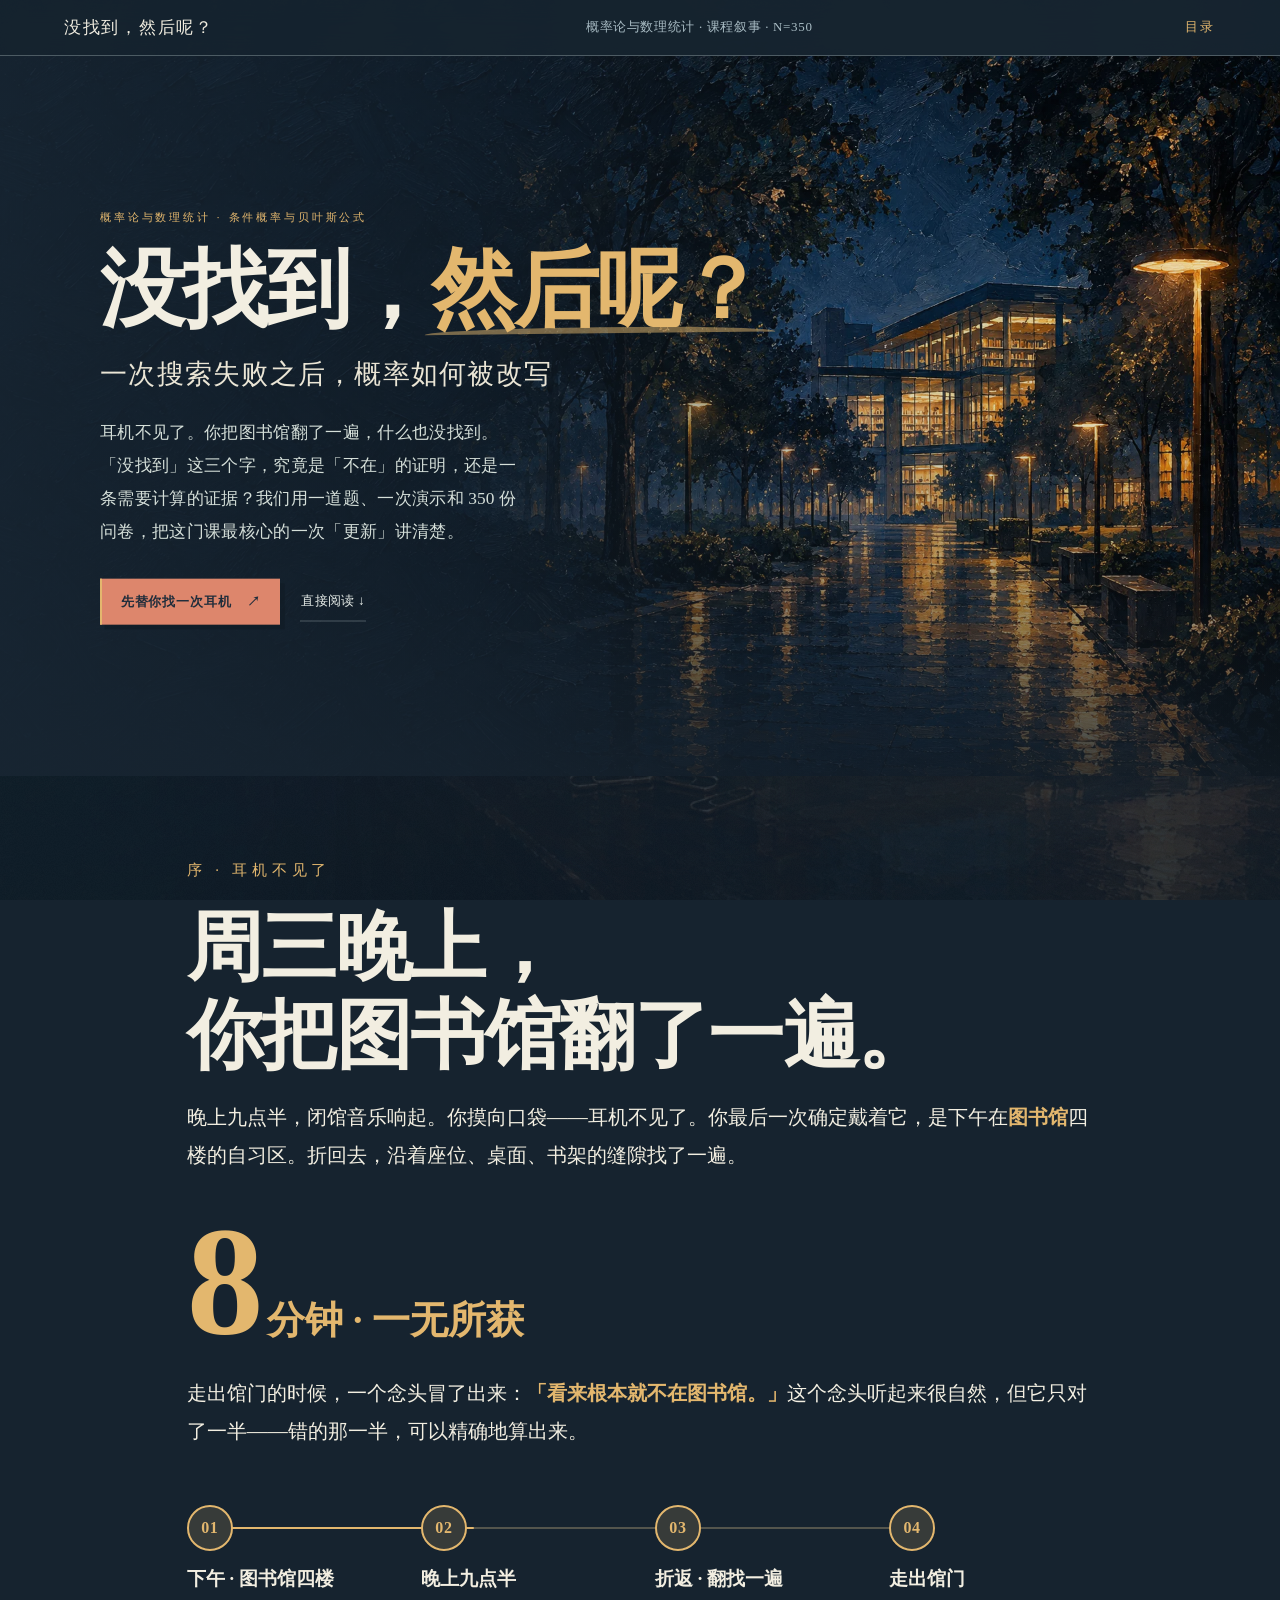
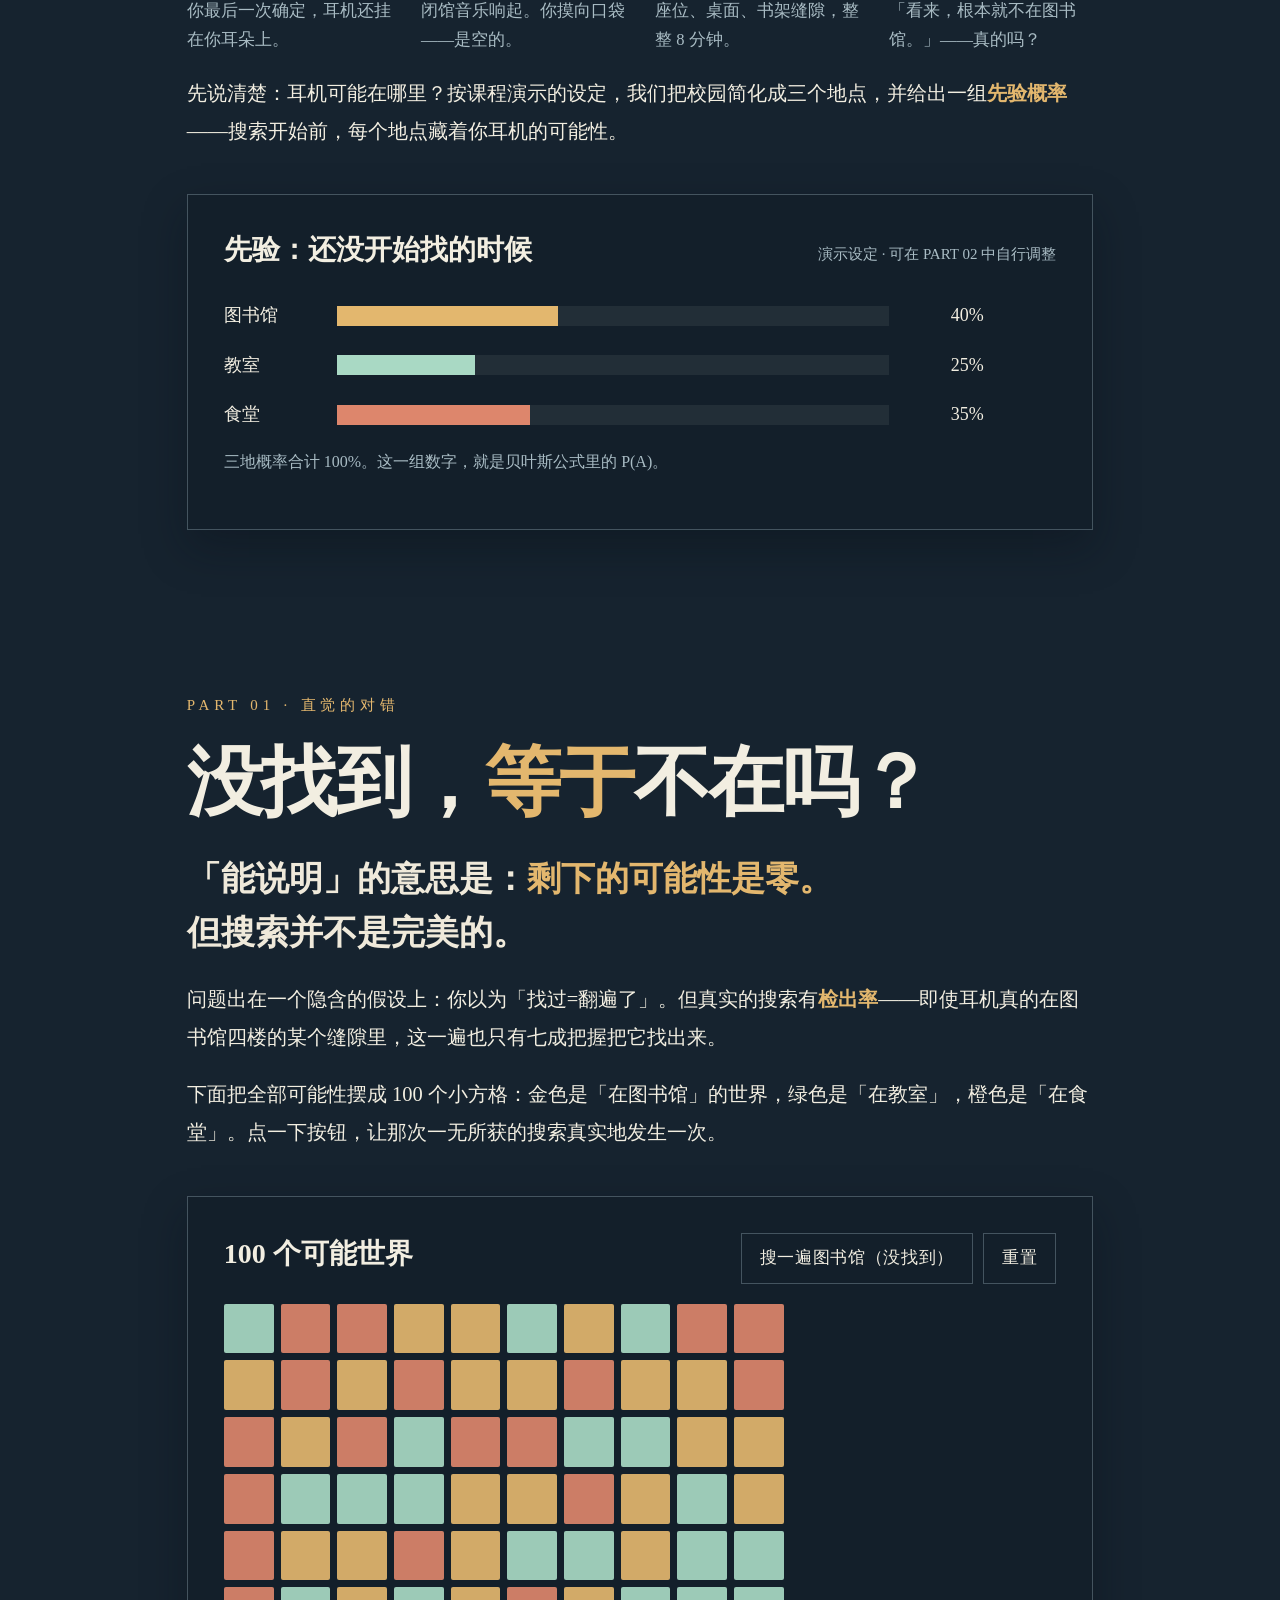
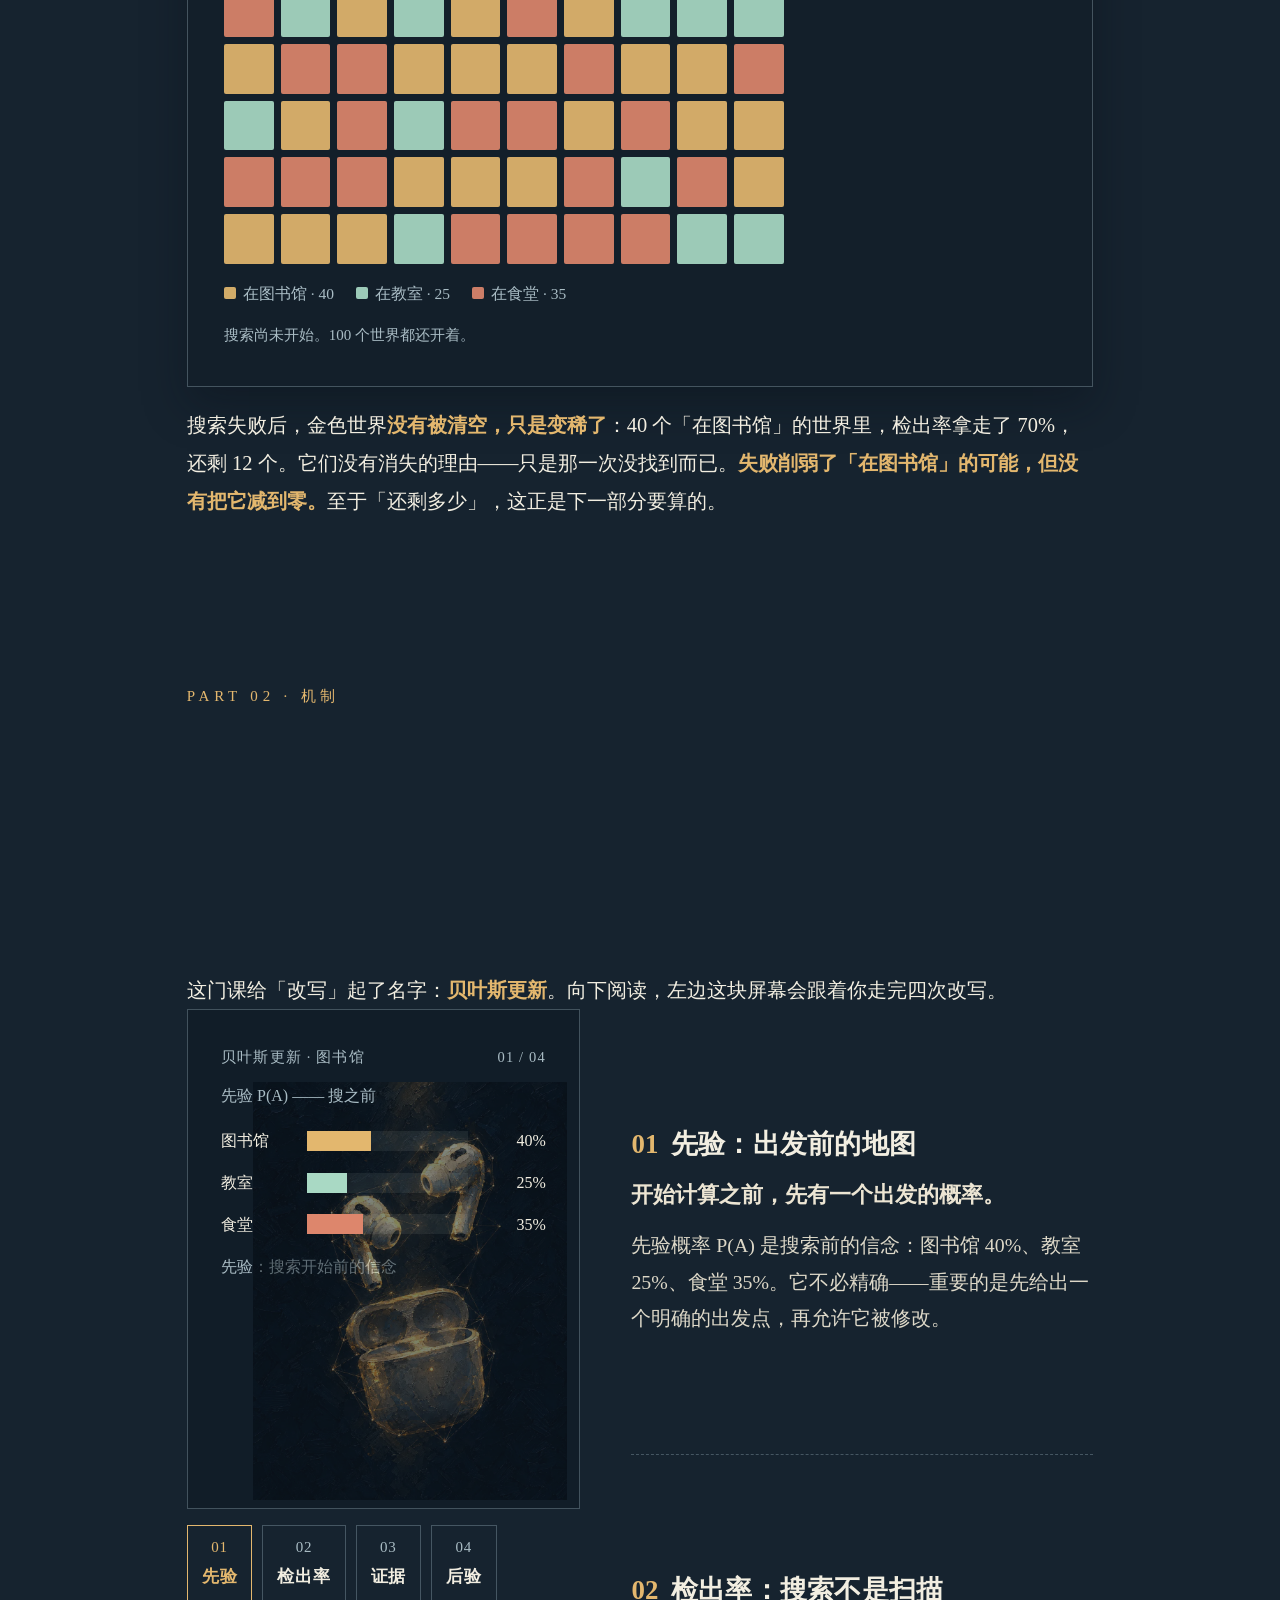
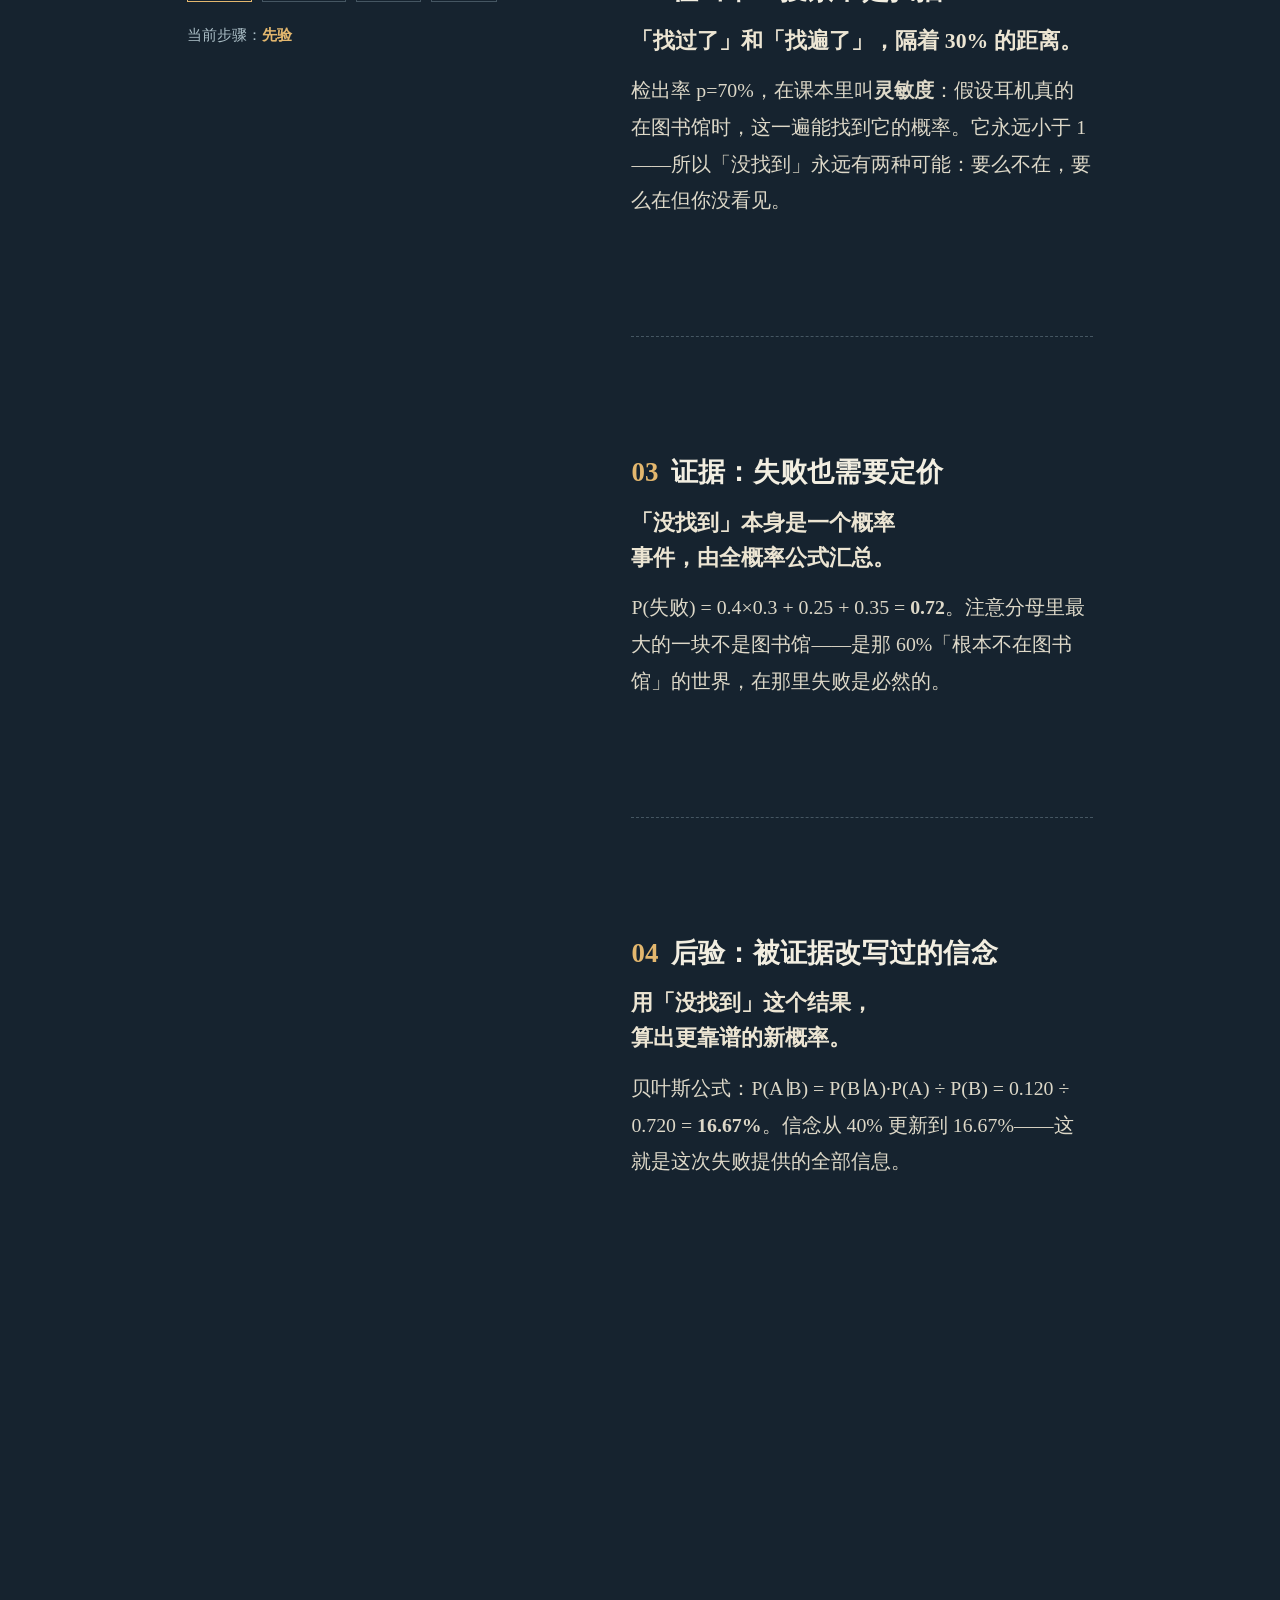
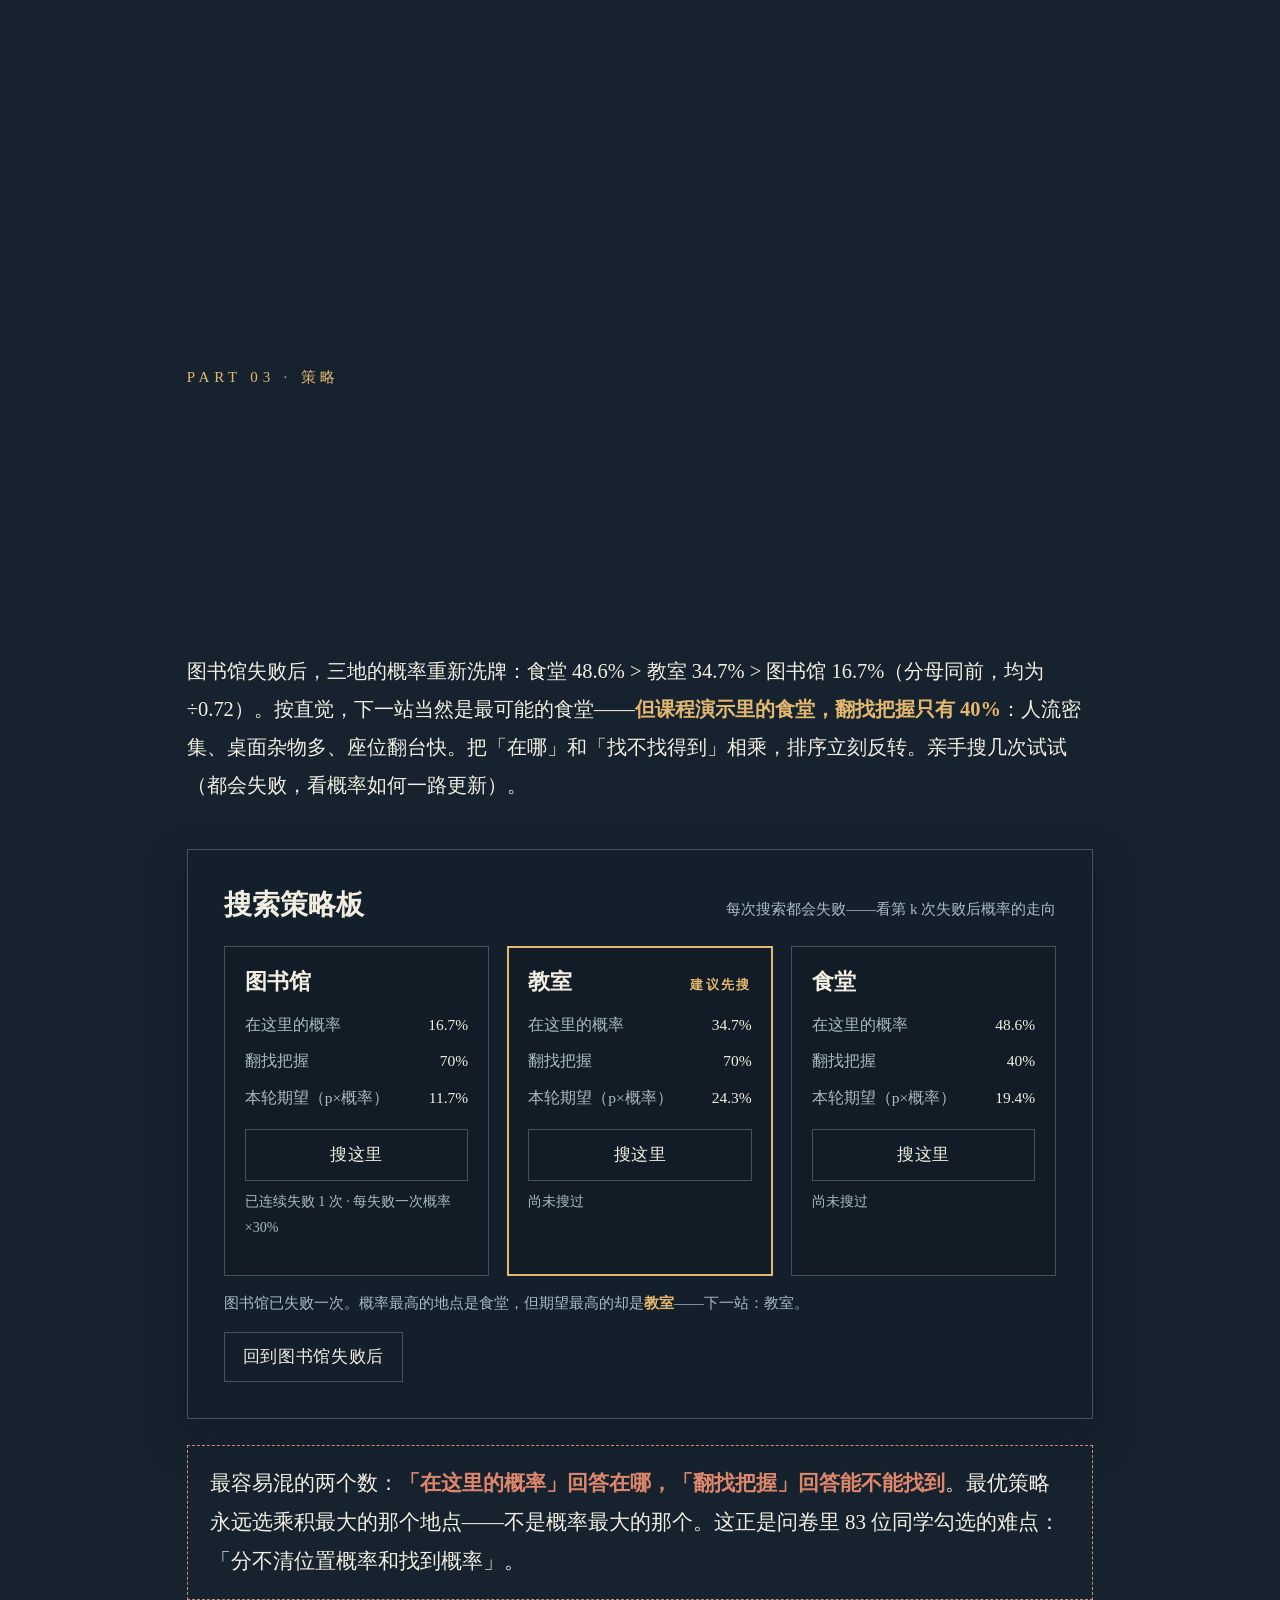
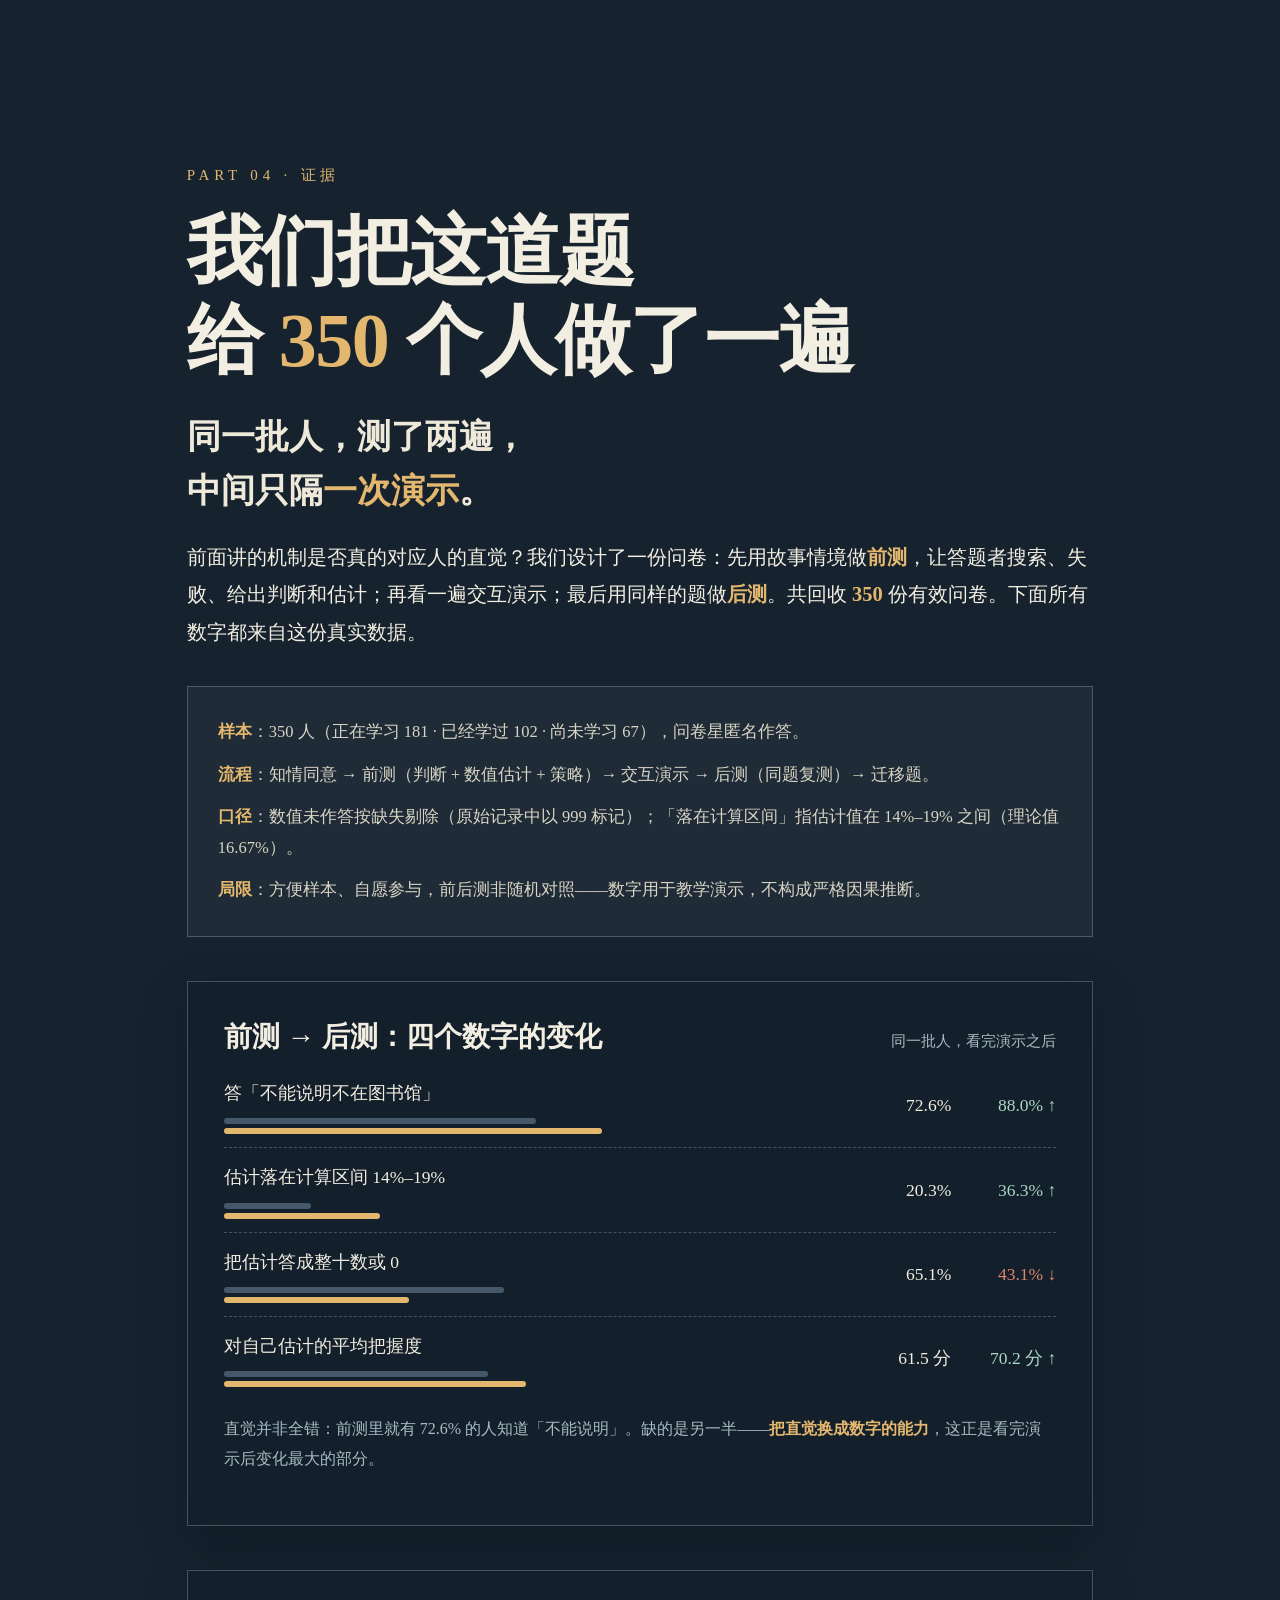
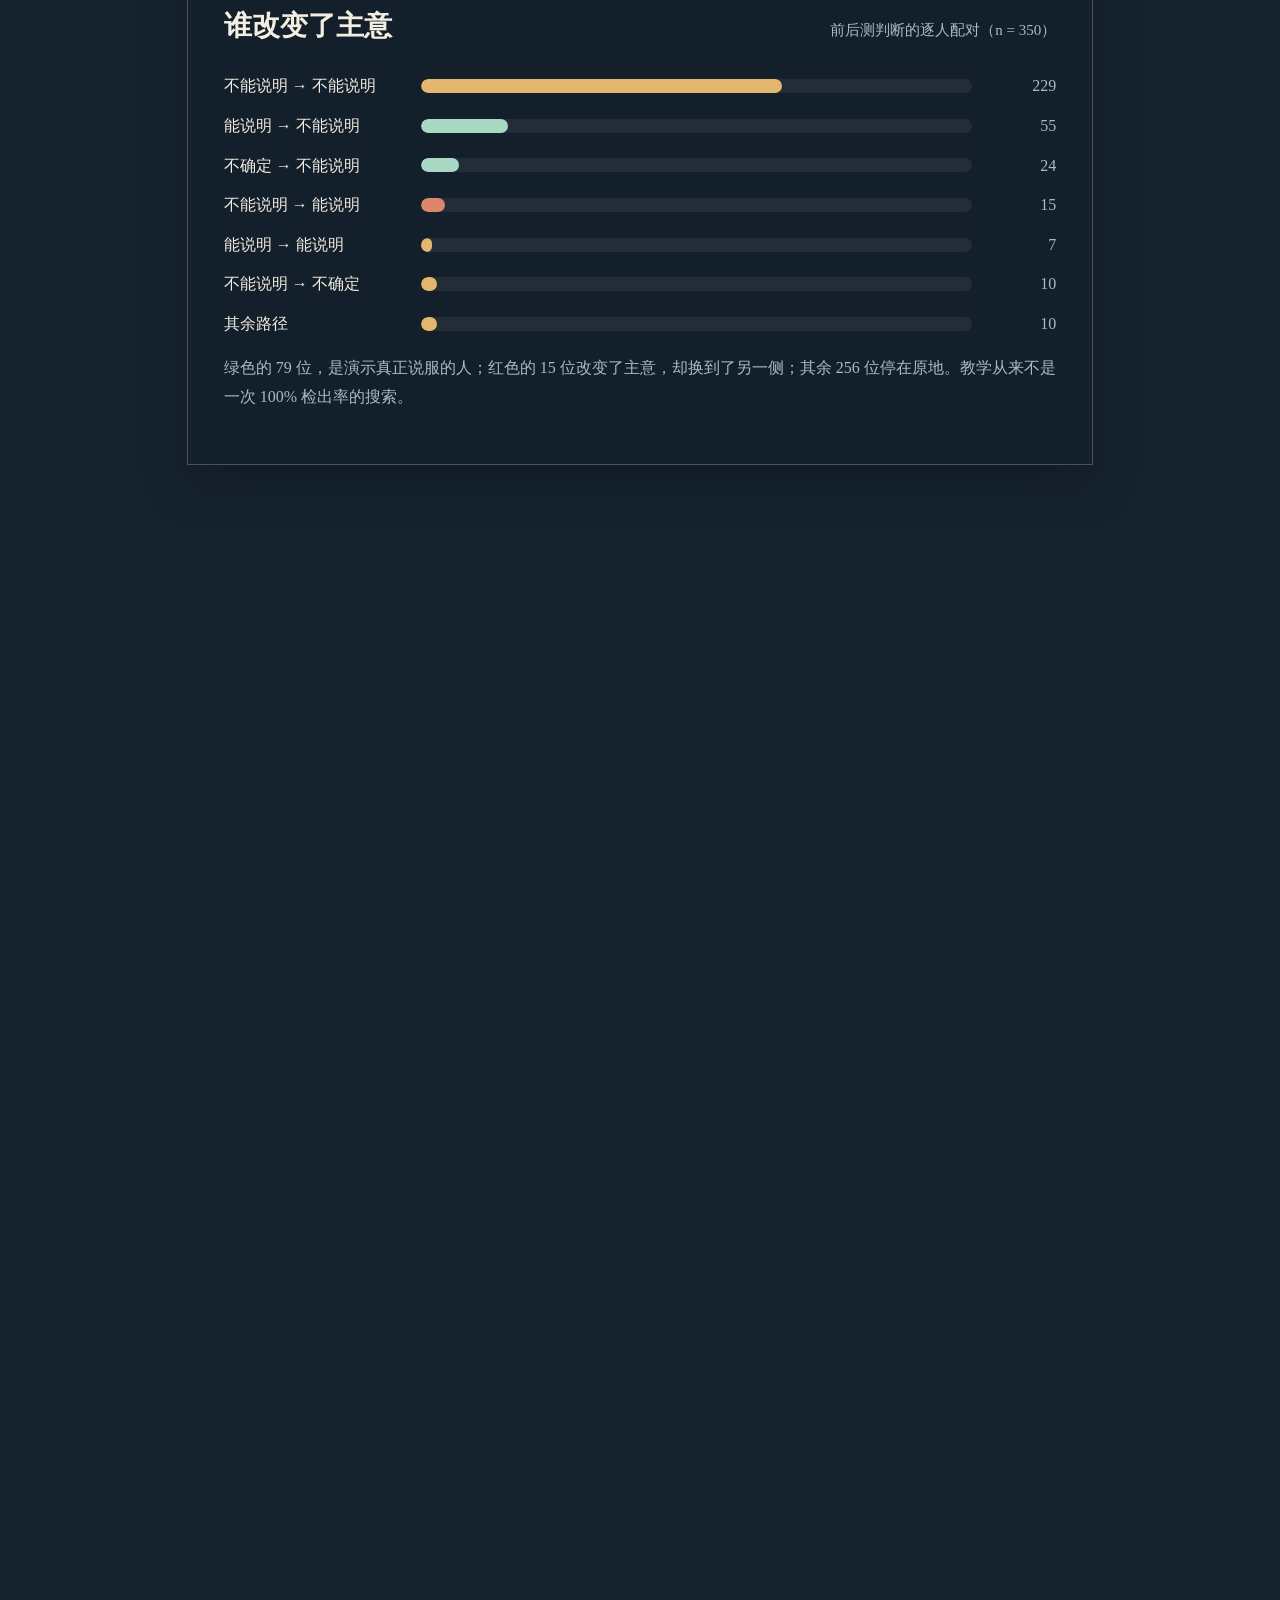
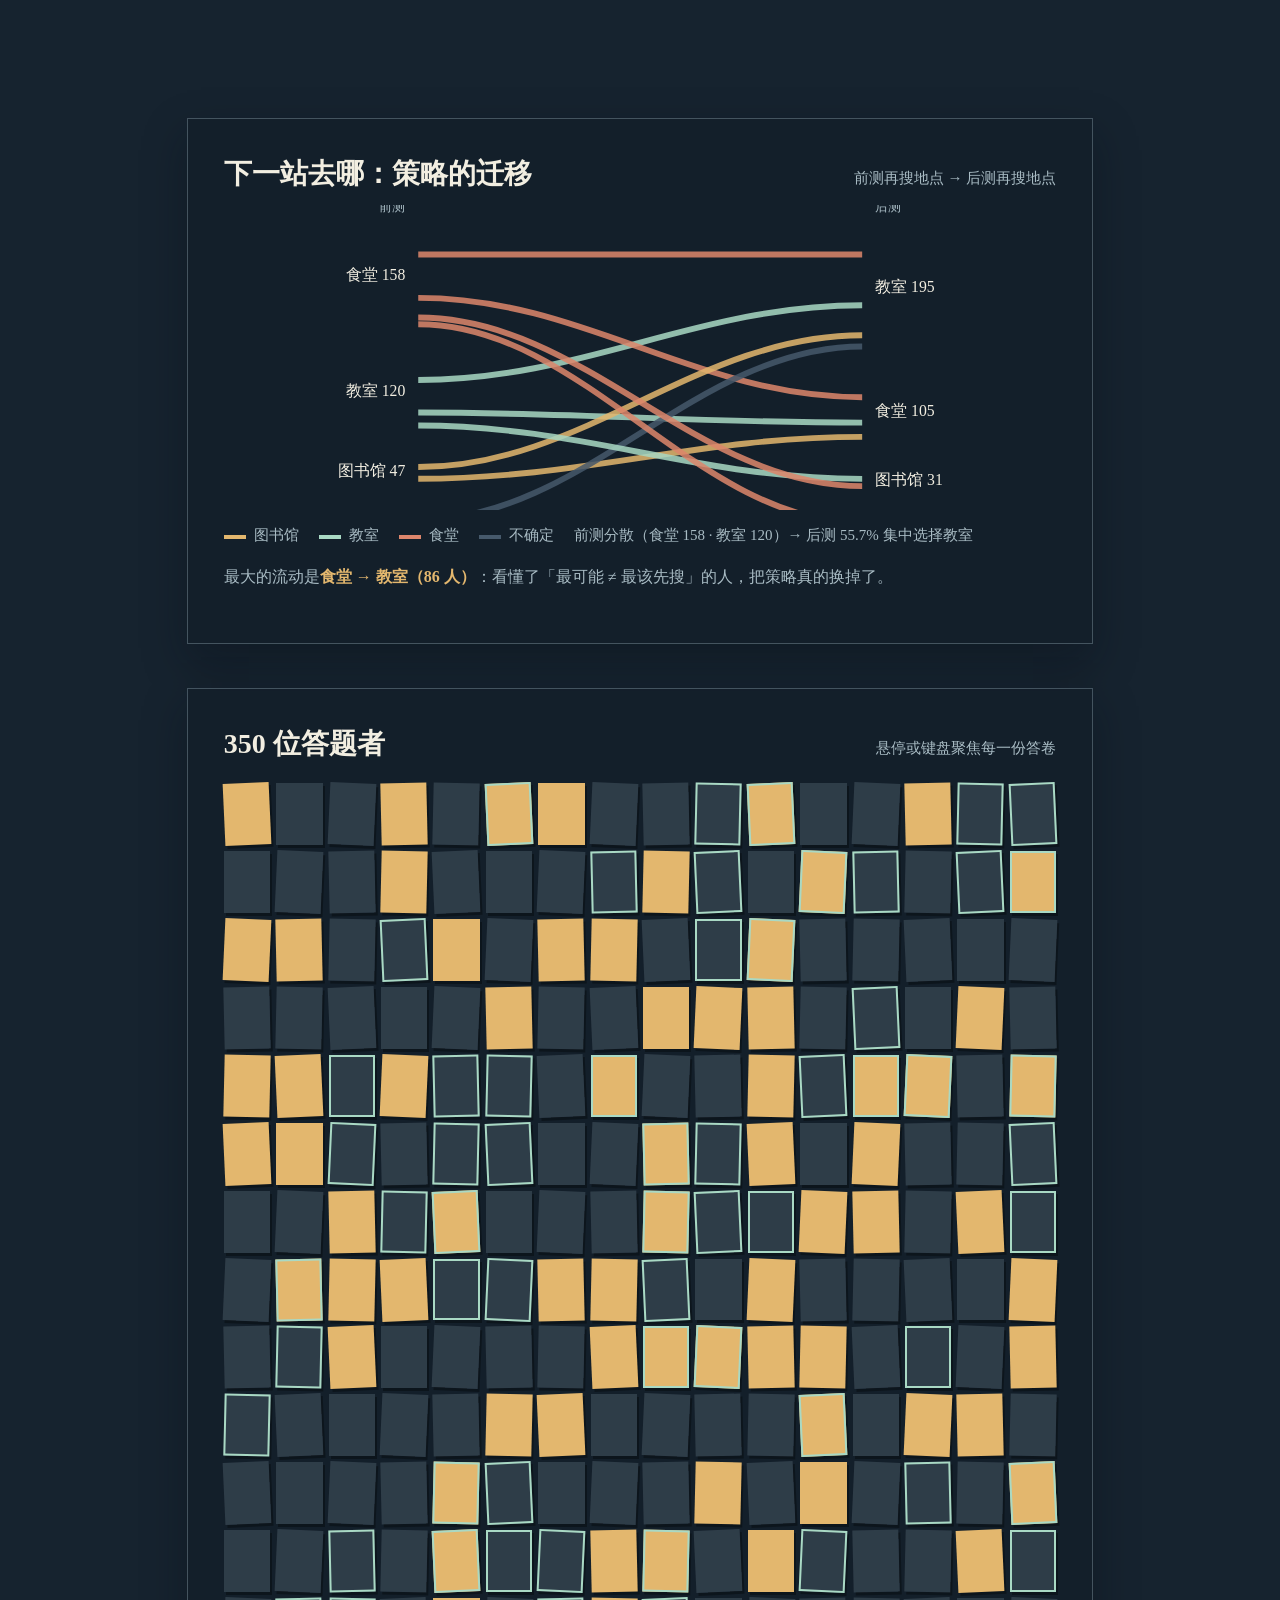
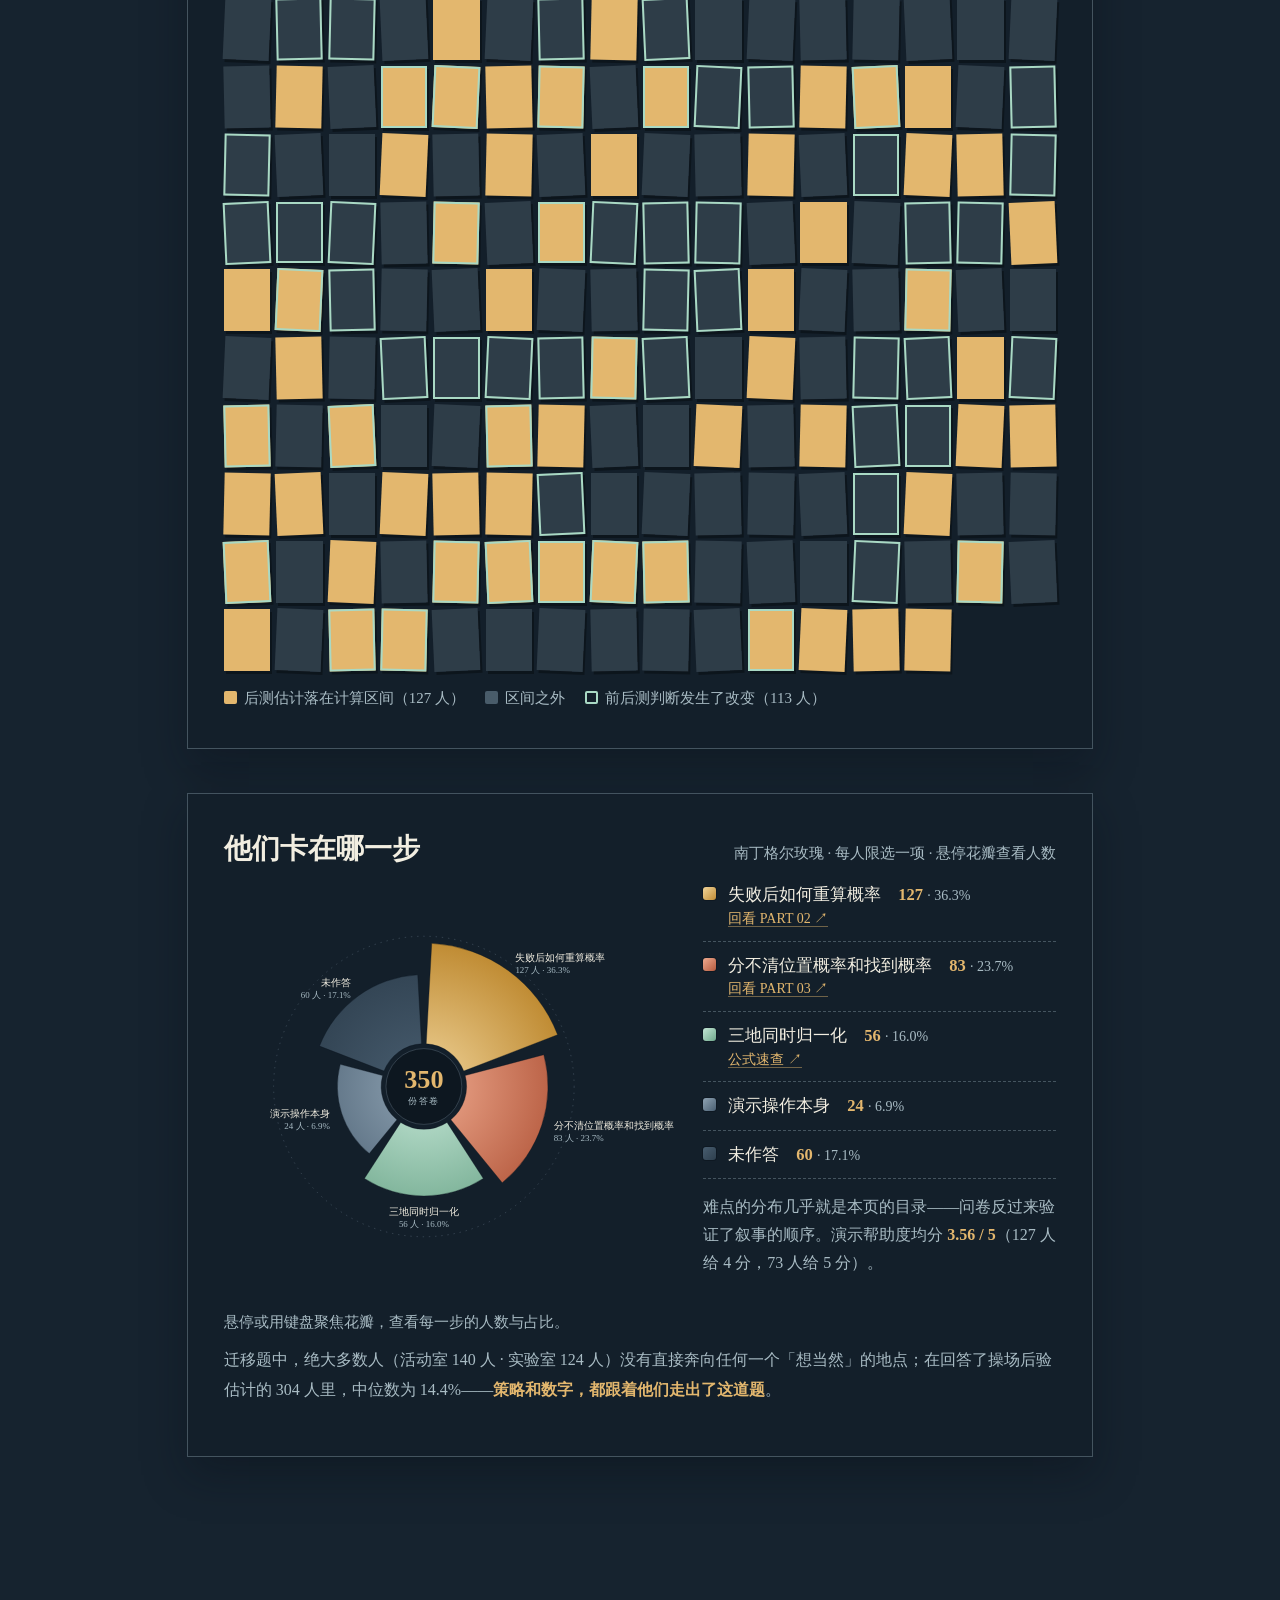
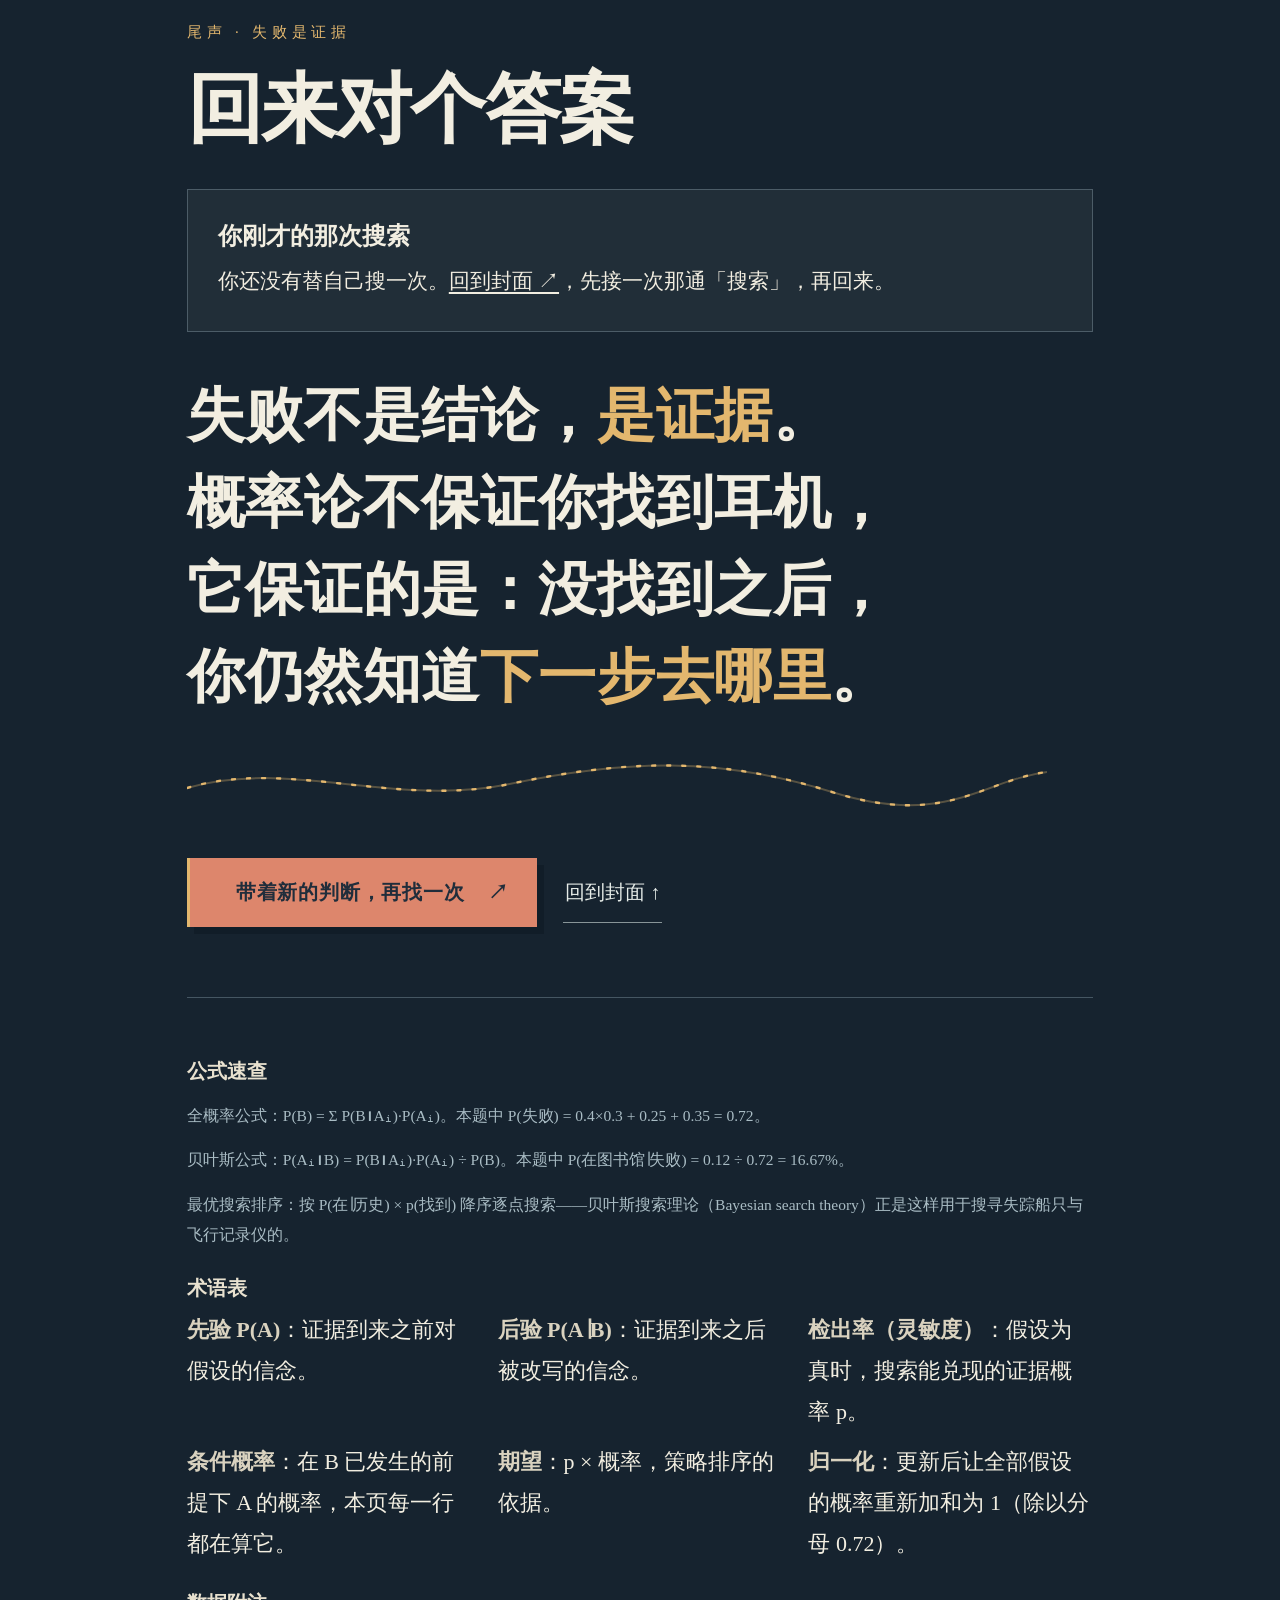
<file: index.html>
<!DOCTYPE html>
<html lang="zh-CN" class="no-js">
<head>
<meta charset="utf-8" />
<meta name="viewport" content="width=device-width, initial-scale=1" />
<meta name="description" content="一次搜索失败之后的贝叶斯更新：基于 350 份问卷的《概率论与数理统计》课程叙事网页。" />
<title>没找到，然后呢？｜一次搜索失败之后的贝叶斯更新</title>
<link rel="preload" as="image" href="cover-night.webp" />
<link href="style.css?v=4" rel="stylesheet" />
</head>
<body>
<div class="paper-atmosphere" aria-hidden="true">
  <div class="paper-layer" data-paint="dorm" style="opacity:1"></div>
  <div class="paper-layer" data-paint="campus" style="opacity:0"></div>
  <div class="paper-layer" data-paint="grid" style="opacity:0"></div>
  <div class="paper-layer" data-paint="ledger" style="opacity:0"></div>
  <div class="paper-layer" data-paint="archive" style="opacity:0"></div>
  <div class="paper-layer" data-paint="dawn" style="opacity:0"></div>
</div>

<header class="preview-bar">
  <strong>没找到，然后呢？</strong>
  <span class="bar-meta">概率论与数理统计 · 课程叙事 · N=350</span>
  <details class="reading-menu">
    <summary>目录</summary>
    <nav aria-label="章节目录">
      <a href="#top">封面</a>
      <a href="#opening">序 · 耳机不见了</a>
      <a href="#instinct">PART 01 · 没找到，等于不在吗</a>
      <a href="#bayes">PART 02 · 失败如何改写答案</a>
      <a href="#strategy">PART 03 · 然后去哪里找</a>
      <a href="#evidence">PART 04 · 350 份问卷的证据</a>
      <a href="#ending">尾声 · 失败是证据</a>
      <a href="#appendix">附录 · 公式与数据</a>
    </nav>
  </details>
</header>

<!-- ============ 封面（1920×1080 画布） ============ -->
<div class="landscape-frame" id="top">
  <section class="cover-page landscape-canvas" aria-label="封面">
    <div class="cover-copy">
      <p class="eyebrow">概率论与数理统计 · 条件概率与贝叶斯公式</p>
      <h1 class="cover-title">没找到，<em>然后呢？</em></h1>
      <p class="cover-sub">一次搜索失败之后，概率如何被改写</p>
      <p class="cover-deck">耳机不见了。你把图书馆翻了一遍，什么也没找到。「没找到」这三个字，究竟是「不在」的证明，还是一条需要计算的证据？我们用一道题、一次演示和 350 份问卷，把这门课最核心的一次「更新」讲清楚。</p>
      <div class="cover-actions">
        <button class="action-button" id="start-search" type="button" aria-haspopup="dialog" aria-controls="search-dialog">先替你找一次耳机 <span>↗</span></button>
        <a class="quiet-link" href="#opening">直接阅读 ↓</a>
      </div>
    </div>
  </section>
</div>

<!-- ============ 序章 ============ -->
<div class="chapter-shell" id="opening">
  <section class="reading-width reading-chapter" data-paint-marker="campus">
    <p class="kicker">序 · 耳机不见了</p>
    <h2 class="chapter-title">周三晚上，<br />你把图书馆翻了一遍。</h2>
    <p class="prose">晚上九点半，闭馆音乐响起。你摸向口袋——耳机不见了。你最后一次确定戴着它，是下午在<strong>图书馆</strong>四楼的自习区。折回去，沿着座位、桌面、书架的缝隙找了一遍。</p>
    <div class="big-number"><strong>8</strong><span>分钟 · 一无所获</span></div>
    <p class="prose">走出馆门的时候，一个念头冒了出来：<strong>「看来根本就不在图书馆。」</strong>这个念头听起来很自然，但它只对了一半——错的那一半，可以精确地算出来。</p>
    <div class="search-journey" id="search-journey" aria-label="这次搜索的四个时刻">
      <svg class="rope" aria-hidden="true" preserveAspectRatio="none">
        <path class="rope-track" pathLength="1" d=""></path>
        <path class="rope-fibre" pathLength="1" d=""></path>
        <path class="rope-main" pathLength="1" d=""></path>
      </svg>
      <ol class="journey-steps">
        <li class="journey-step"><span class="rope-knot">01</span><strong>下午 · 图书馆四楼</strong>你最后一次确定，耳机还挂在你耳朵上。</li>
        <li class="journey-step"><span class="rope-knot">02</span><strong>晚上九点半</strong>闭馆音乐响起。你摸向口袋——是空的。</li>
        <li class="journey-step"><span class="rope-knot">03</span><strong>折返 · 翻找一遍</strong>座位、桌面、书架缝隙，整整 8 分钟。</li>
        <li class="journey-step"><span class="rope-knot">04</span><strong>走出馆门</strong>「看来，根本就不在图书馆。」——真的吗？</li>
      </ol>
    </div>
    <p class="prose">先说清楚：耳机可能在哪里？按课程演示的设定，我们把校园简化成三个地点，并给出一组<strong>先验概率</strong>——搜索开始前，每个地点藏着你耳机的可能性。</p>
    <div class="widget" id="prior-widget">
      <div class="widget-head"><h3>先验：还没开始找的时候</h3><span class="hint">演示设定 · 可在 PART 02 中自行调整</span></div>
      <div class="prior-bars">
        <div class="prior-row bar-lib"><span>图书馆</span><span class="bar"><i data-w="40"></i></span><span class="val">40%</span></div>
        <div class="prior-row bar-room"><span>教室</span><span class="bar"><i data-w="25"></i></span><span class="val">25%</span></div>
        <div class="prior-row bar-caf"><span>食堂</span><span class="bar"><i data-w="35"></i></span><span class="val">35%</span></div>
      </div>
      <p class="readout">三地概率合计 100%。这一组数字，就是贝叶斯公式里的 P(A)。</p>
    </div>
  </section>
</div>

<!-- ============ PART 01 ============ -->
<div class="chapter-shell" id="instinct">
  <section class="reading-width reading-chapter" data-paint-marker="grid">
    <p class="kicker">PART 01 · 直觉的对错</p>
    <h2 class="chapter-title">没找到，<em>等于</em>不在吗？</h2>
      <p class="thesis">「能说明」的意思是：<strong>剩下的可能性是零。</strong><br />但搜索并不是完美的。</p>
    <p class="prose">问题出在一个隐含的假设上：你以为「找过=翻遍了」。但真实的搜索有<strong>检出率</strong>——即使耳机真的在图书馆四楼的某个缝隙里，这一遍也只有七成把握把它找出来。</p>
    <p class="prose">下面把全部可能性摆成 100 个小方格：金色是「在图书馆」的世界，绿色是「在教室」，橙色是「在食堂」。点一下按钮，让那次一无所获的搜索真实地发生一次。</p>
    <div class="widget" id="world-widget">
      <div class="widget-head">
        <h3>100 个可能世界</h3>
        <div class="pill-row">
          <button class="pill" id="world-search" type="button">搜一遍图书馆（没找到）</button>
          <button class="pill" id="world-reset" type="button" aria-pressed="false">重置</button>
        </div>
      </div>
      <div class="world-grid" id="world-grid" role="img" aria-label="100 个方格表示耳机所在位置的全部可能世界"></div>
      <div class="world-caption">
        <span><i class="world-cell lib" aria-hidden="true"></i>在图书馆 · 40</span>
        <span><i class="world-cell room" aria-hidden="true"></i>在教室 · 25</span>
        <span><i class="world-cell caf" aria-hidden="true"></i>在食堂 · 35</span>
      </div>
      <p class="live-status" id="world-status" role="status">搜索尚未开始。100 个世界都还开着。</p>
    </div>
    <p class="prose">搜索失败后，金色世界<strong>没有被清空，只是变稀了</strong>：40 个「在图书馆」的世界里，检出率拿走了 70%，还剩 12 个。它们没有消失的理由——只是那一次没找到而已。<strong>失败削弱了「在图书馆」的可能，但没有把它减到零。</strong>至于「还剩多少」，这正是下一部分要算的。</p>
  </section>
</div>

<!-- ============ PART 02 ============ -->
<div class="chapter-shell" id="bayes">
  <section class="reading-chapter" aria-labelledby="bayes-title">
    <div class="reading-width">
      <p class="kicker">PART 02 · 机制</p>
      <h2 class="chapter-title" id="bayes-title">失败如何<em>改写</em>答案</h2>
      <p class="thesis">失败不会推翻答案，<br />只会更新答案的<strong>概率</strong>。</p>
      <p class="prose">这门课给「改写」起了名字：<strong>贝叶斯更新</strong>。向下阅读，左边这块屏幕会跟着你走完四次改写。</p>
    </div>
    <div class="reading-width mech" id="mech-reader" data-step="0">
      <div class="mech-sticky">
        <div class="mech-screen" role="img" aria-label="贝叶斯更新的四步示意画面">
          <img class="mech-face" src="ajie-earphone.webp" alt="" loading="lazy" />
          <div class="mech-screen-top"><span>贝叶斯更新 · 图书馆</span><span id="mech-count">01 / 04</span></div>
          <div class="mech-scene">
            <div class="mech-scene-layer" data-mech-scene="0">
              <p class="note" style="margin-top:0">先验 P(A) —— 搜之前</p>
              <div class="mini-bars">
                <div class="prior-row bar-lib"><span>图书馆</span><span class="bar"><i style="width:40%"></i></span><span class="val">40%</span></div>
                <div class="prior-row bar-room"><span>教室</span><span class="bar"><i style="width:25%"></i></span><span class="val">25%</span></div>
                <div class="prior-row bar-caf"><span>食堂</span><span class="bar"><i style="width:35%"></i></span><span class="val">35%</span></div>
              </div>
            </div>
            <div class="mech-scene-layer" data-mech-scene="1" hidden>
              <p class="note" style="margin-top:0">检出率 p —— 搜的能力</p>
              <div class="mech-big">p = 70%</div>
              <p class="note">耳机真在图书馆时，这一遍有 70% 的把握找到它；反过来，<b style="color:var(--paper)">哪怕它真的在，也有 30% 的概率被漏掉</b>。这个 30%，就是失败之后那 12 个「在图书馆」世界仍然存在的原因。</p>
            </div>
            <div class="mech-scene-layer" data-mech-scene="2" hidden>
              <p class="note" style="margin-top:0">失败的总概率 P(B) —— 全概率公式</p>
              <div class="mech-math">
                P(失败)<br />
                <span class="f-sum">= <span class="f-num">0.120</span><span class="f-tag">馆</span> + <span class="f-num">0.250</span><span class="f-tag">教</span> + <span class="f-num">0.350</span><span class="f-tag">食</span></span><br />
                <b style="color:var(--paper)">= 0.720</b>
                <span class="f-line">= 0.4×0.3 ＋ 0.25 ＋ 0.35 · 在别处必然没找到</span>
              </div>
            </div>
            <div class="mech-scene-layer" data-mech-scene="3" hidden>
              <p class="note" style="margin-top:0">后验 P(A∣B) —— 贝叶斯公式</p>
              <div class="mech-math"><span>P(在图书馆∣失败)</span><br /><span>= <span class="f-num">0.120</span> ÷ <span class="f-num">0.720</span></span></div>
              <div class="mech-big" id="mech-posterior">16.67%</div>
              <p class="note">40% → 16.67%：跌去六成，但远远没有归零。</p>
            </div>
          </div>
          <p class="mech-caption" id="mech-caption">先验：搜索开始前的信念</p>
        </div>
        <nav class="mech-route" aria-label="查看机制步骤">
          <button class="mech-node" type="button" data-mech-step="0" aria-current="step"><span>01</span><strong>先验</strong></button>
          <button class="mech-node" type="button" data-mech-step="1"><span>02</span><strong>检出率</strong></button>
          <button class="mech-node" type="button" data-mech-step="2"><span>03</span><strong>证据</strong></button>
          <button class="mech-node" type="button" data-mech-step="3"><span>04</span><strong>后验</strong></button>
        </nav>
        <p class="live-status mech-live" id="mech-live" role="status">当前步骤：先验</p>
      </div>
      <div class="mech-panels" id="mech-scroll">
        <article class="mech-panel" id="mech-panel-0">
          <h3><span class="step-no">01</span>先验：出发前的地图</h3>
          <h4>开始计算之前，先有一个出发的概率。</h4>
          <p>先验概率 P(A) 是搜索前的信念：图书馆 40%、教室 25%、食堂 35%。它不必精确——重要的是先给出一个明确的出发点，再允许它被修改。</p>
        </article>
        <article class="mech-panel" id="mech-panel-1">
          <h3><span class="step-no">02</span>检出率：搜索不是扫描</h3>
          <h4>「找过了」和「找遍了」，隔着 30% 的距离。</h4>
          <p>检出率 p=70%，在课本里叫<strong>灵敏度</strong>：假设耳机真的在图书馆时，这一遍能找到它的概率。它永远小于 1——所以「没找到」永远有两种可能：要么不在，要么在但你没看见。</p>
        </article>
        <article class="mech-panel" id="mech-panel-2">
          <h3><span class="step-no">03</span>证据：失败也需要定价</h3>
          <h4>「没找到」本身是一个概率事件，由全概率公式汇总。</h4>
          <p>P(失败) = 0.4×0.3 + 0.25 + 0.35 = <strong>0.72</strong>。注意分母里最大的一块不是图书馆——是那 60%「根本不在图书馆」的世界，在那里失败是必然的。</p>
        </article>
        <article class="mech-panel" id="mech-panel-3">
          <h3><span class="step-no">04</span>后验：被证据改写过的信念</h3>
          <h4>用「没找到」这个结果，算出更靠谱的新概率。</h4>
          <p>贝叶斯公式：P(A∣B) = P(B∣A)·P(A) ÷ P(B) = 0.120 ÷ 0.720 = <strong>16.67%</strong>。信念从 40% 更新到 16.67%——这就是这次失败提供的全部信息。</p>
        </article>
      </div>
    </div>
    <div class="reading-width">
      <div class="widget" id="calc-widget">
        <div class="widget-head"><h3>亲手改一次参数</h3><span class="hint">拖动滑块，看后验如何回应</span></div>
        <div class="calc-grid">
          <div class="calc-controls">
            <div class="calc-field">
              <label for="calc-prior">先验 P(在图书馆) <output id="calc-prior-out" for="calc-prior">40%</output></label>
              <input type="range" id="calc-prior" min="10" max="70" step="1" value="40" />
            </div>
            <div class="calc-field">
              <label for="calc-det">检出率 p <output id="calc-det-out" for="calc-det">70%</output></label>
              <input type="range" id="calc-det" min="20" max="99" step="1" value="70" />
            </div>
            <div class="pill-row calc-presets">
              <button class="pill" type="button" data-preset="40,70" aria-pressed="true">课堂情境</button>
              <button class="pill" type="button" data-preset="40,99" aria-pressed="false">近乎完美搜索</button>
              <button class="pill" type="button" data-preset="40,30" aria-pressed="false">随手一翻</button>
            </div>
          </div>
          <div class="calc-result">
            <div class="mech-math">P(在图书馆∣失败) = <span class="f-num" id="calc-nume">0.120</span> ÷ <span class="f-num" id="calc-deno">0.720</span></div>
            <div class="calc-posterior" id="calc-posterior">16.67%</div>
            <p class="note calc-note" id="calc-note">把 p 拖到 99%：「没找到」才几乎等于「不在」——「能说明」这个直觉，其实要求搜索近乎完美。</p>
          </div>
        </div>
      </div>
    </div>
  </section>
</div>

<!-- ============ PART 03 ============ -->
<div class="chapter-shell" id="strategy">
  <section class="reading-width reading-chapter" data-paint-marker="ledger">
    <p class="kicker">PART 03 · 策略</p>
    <h2 class="chapter-title">然后，去哪里<em>接着找？</em></h2>
    <p class="thesis">更新完概率，搜索就变成了一个<strong>排序问题</strong>：<br />下一个该翻哪里？</p>
    <p class="prose">图书馆失败后，三地的概率重新洗牌：食堂 48.6% > 教室 34.7% > 图书馆 16.7%（分母同前，均为 ÷0.72）。按直觉，下一站当然是最可能的食堂——<strong>但课程演示里的食堂，翻找把握只有 40%</strong>：人流密集、桌面杂物多、座位翻台快。把「在哪」和「找不找得到」相乘，排序立刻反转。亲手搜几次试试（都会失败，看概率如何一路更新）。</p>
    <div class="widget" id="strategy-widget">
      <div class="widget-head"><h3>搜索策略板</h3><span class="hint">每次搜索都会失败——看第 k 次失败后概率的走向</span></div>
      <div class="strategy-board">
        <div class="loc-card bar-lib" id="loc-lib" style="--loc-color:var(--gold)">
          <h4>图书馆 <span class="opt-tag" data-opt-tag hidden>建议先搜</span></h4>
          <dl>
            <div><dt>在这里的概率</dt><dd data-loc="p">16.7%</dd></div>
            <div><dt>翻找把握</dt><dd data-loc="d">70%</dd></div>
            <div><dt>本轮期望（p×概率）</dt><dd data-loc="e">11.7%</dd></div>
          </dl>
          <span class="mini-track"><i data-loc="bar"></i></span>
          <button class="ghost-button search-btn" type="button" data-search="0">搜这里</button>
          <p class="p-fail" data-loc="fail"></p>
        </div>
        <div class="loc-card bar-room" id="loc-room" style="--loc-color:var(--mint)">
          <h4>教室 <span class="opt-tag" data-opt-tag hidden>建议先搜</span></h4>
          <dl>
            <div><dt>在这里的概率</dt><dd data-loc="p">34.7%</dd></div>
            <div><dt>翻找把握</dt><dd data-loc="d">70%</dd></div>
            <div><dt>本轮期望（p×概率）</dt><dd data-loc="e">24.3%</dd></div>
          </dl>
          <span class="mini-track"><i data-loc="bar"></i></span>
          <button class="ghost-button search-btn" type="button" data-search="1">搜这里</button>
          <p class="p-fail" data-loc="fail"></p>
        </div>
        <div class="loc-card bar-caf" id="loc-caf" style="--loc-color:var(--coral)">
          <h4>食堂 <span class="opt-tag" data-opt-tag hidden>建议先搜</span></h4>
          <dl>
            <div><dt>在这里的概率</dt><dd data-loc="p">48.6%</dd></div>
            <div><dt>翻找把握</dt><dd data-loc="d">40%</dd></div>
            <div><dt>本轮期望（p×概率）</dt><dd data-loc="e">19.4%</dd></div>
          </dl>
          <span class="mini-track"><i data-loc="bar"></i></span>
          <button class="ghost-button search-btn" type="button" data-search="2">搜这里</button>
          <p class="p-fail" data-loc="fail"></p>
        </div>
      </div>
      <p class="live-status" id="strategy-live" role="status">图书馆已失败一次。下一站：教室——它不是最可能的，却是期望最高的。</p>
      <div class="pill-row" style="margin-top:14px"><button class="pill" id="strategy-reset" type="button" aria-pressed="false">回到图书馆失败后</button></div>
    </div>
    <div class="vs-note">最容易混的两个数：<strong>「在这里的概率」回答在哪，「翻找把握」回答能不能找到</strong>。最优策略永远选乘积最大的那个地点——不是概率最大的那个。这正是问卷里 83 位同学勾选的难点：「分不清位置概率和找到概率」。</div>
  </section>
</div>

<!-- ============ PART 04 ============ -->
<div class="chapter-shell" id="evidence">
  <section class="reading-chapter" aria-labelledby="evi-title" data-paint-marker="archive">
    <div class="reading-width">
      <p class="kicker">PART 04 · 证据</p>
      <h2 class="chapter-title" id="evi-title">我们把这道题<br />给 <em>350</em> 个人做了一遍</h2>
      <p class="thesis">同一批人，测了两遍，<br />中间只隔<strong>一次演示</strong>。</p>
      <p class="prose">前面讲的机制是否真的对应人的直觉？我们设计了一份问卷：先用故事情境做<strong>前测</strong>，让答题者搜索、失败、给出判断和估计；再看一遍交互演示；最后用同样的题做<strong>后测</strong>。共回收 <strong>350</strong> 份有效问卷。下面所有数字都来自这份真实数据。</p>
      <div class="method-card" role="group" aria-label="问卷方法说明">
        <p class="method-line"><strong>样本</strong>：350 人（正在学习 181 · 已经学过 102 · 尚未学习 67），问卷星匿名作答。</p>
        <p class="method-line"><strong>流程</strong>：知情同意 → 前测（判断 + 数值估计 + 策略）→ 交互演示 → 后测（同题复测）→ 迁移题。</p>
        <p class="method-line"><strong>口径</strong>：数值未作答按缺失剔除（原始记录中以 999 标记）；「落在计算区间」指估计值在 14%–19% 之间（理论值 16.67%）。</p>
        <p class="method-line"><strong>局限</strong>：方便样本、自愿参与，前后测非随机对照——数字用于教学演示，不构成严格因果推断。</p>
      </div>
    </div>

    <div class="reading-width">
      <div class="widget" id="compare-widget">
        <div class="widget-head"><h3>前测 → 后测：四个数字的变化</h3><span class="hint">同一批人，看完演示之后</span></div>
        <div>
          <div class="compare-row">
            <div class="compare-label"><span>答「不能说明不在图书馆」</span><span class="duo"><i class="duo-pre" data-w="72.6"></i><i class="duo-post" data-w="88"></i></span></div>
            <span class="val" data-pre="254">72.6%</span><span class="val up" data-post="308">88.0% ↑</span>
          </div>
          <div class="compare-row">
            <div class="compare-label"><span>估计落在计算区间 14%–19%</span><span class="duo"><i class="duo-pre" data-w="20.3"></i><i class="duo-post" data-w="36.3"></i></span></div>
            <span class="val" data-pre="71">20.3%</span><span class="val up" data-post="127">36.3% ↑</span>
          </div>
          <div class="compare-row">
            <div class="compare-label"><span>把估计答成整十数或 0</span><span class="duo"><i class="duo-pre" data-w="65.1"></i><i class="duo-post" data-w="43.1"></i></span></div>
            <span class="val" data-pre="228">65.1%</span><span class="val down" data-post="151">43.1% ↓</span>
          </div>
          <div class="compare-row">
            <div class="compare-label"><span>对自己估计的平均把握度</span><span class="duo"><i class="duo-pre" data-w="61.5"></i><i class="duo-post" data-w="70.2"></i></span></div>
            <span class="val" data-pre="61.5">61.5 分</span><span class="val up" data-post="70.2">70.2 分 ↑</span>
          </div>
        </div>
        <p class="readout" style="margin-top:14px">直觉并非全错：前测里就有 72.6% 的人知道「不能说明」。缺的是另一半——<strong style="color:var(--gold)">把直觉换成数字的能力</strong>，这正是看完演示后变化最大的部分。</p>
      </div>

      <div class="widget" id="flip-widget">
        <div class="widget-head"><h3>谁改变了主意</h3><span class="hint">前后测判断的逐人配对（n = 350）</span></div>
        <div class="flip-matrix" id="flip-matrix">
          <div class="flip-line"><span>不能说明 → 不能说明</span><span class="bar"><i data-w="229"></i></span><span class="cnt">229</span></div>
          <div class="flip-line gained"><span>能说明 → 不能说明</span><span class="bar"><i data-w="55"></i></span><span class="cnt">55</span></div>
          <div class="flip-line gained"><span>不确定 → 不能说明</span><span class="bar"><i data-w="24"></i></span><span class="cnt">24</span></div>
          <div class="flip-line lost"><span>不能说明 → 能说明</span><span class="bar"><i data-w="15"></i></span><span class="cnt">15</span></div>
          <div class="flip-line"><span>能说明 → 能说明</span><span class="bar"><i data-w="7"></i></span><span class="cnt">7</span></div>
          <div class="flip-line"><span>不能说明 → 不确定</span><span class="bar"><i data-w="10"></i></span><span class="cnt">10</span></div>
          <div class="flip-line"><span>其余路径</span><span class="bar"><i data-w="10"></i></span><span class="cnt">10</span></div>
        </div>
        <p class="readout" style="margin-top:14px">绿色的 79 位，是演示真正说服的人；红色的 15 位改变了主意，却换到了另一侧；其余 256 位停在原地。教学从来不是一次 100% 检出率的搜索。</p>
      </div>

      <div class="widget" id="hist-widget">
        <div class="widget-head"><h3>「你觉得还剩多少？」——估计的分布</h3><span class="hint">理论值 16.67%，金色为计算区间 14%–19%</span></div>
        <div class="hist-block">
          <div class="hist" id="hist-pre"><span class="hist-title">前测</span><div class="hist-cols" role="img" aria-label="前测估计分布直方图"></div></div>
          <div class="hist post" id="hist-post"><span class="hist-title">后测</span><div class="hist-cols" role="img" aria-label="后测估计分布直方图"></div></div>
          <div class="hist-x" aria-hidden="true"><span>0</span><span>1–9</span><span>10–13</span><span>14–19</span><span>20–29</span><span>30+</span></div>
          <p class="hist-band-note">金色柱即计算区间：前测 71 人（20.3%）→ 后测 127 人（36.3%）。答「0」的人从 45 位降到 29 位——「失败归零」的直觉在被一点点修正。</p>
        </div>
      </div>

      <div class="widget" id="demo-widget">
        <div class="widget-head"><h3>演示本身有效吗</h3><span class="hint">按「是否完整完成演示」分组</span></div>
        <div class="demo-split">
          <div><div class="pct">41.7%</div><p class="who">完整完成演示（271 人）——后测估计落在计算区间的比例</p></div>
          <div><div class="pct" style="color:var(--slate)">17.7%</div><p class="who">尚未完成演示（79 人）——同一比例，差距 2.4 倍</p></div>
        </div>
        <p class="readout" style="margin-top:14px">变化主要发生在真正「玩过那一次搜索」的人身上。</p>
      </div>

      <div class="widget" id="flow-widget">
        <div class="widget-head"><h3>下一站去哪：策略的迁移</h3><span class="hint">前测再搜地点 → 后测再搜地点</span></div>
        <svg class="flow-svg" id="flow-svg" viewBox="0 0 900 330" role="img" aria-label="前后测再搜地点流向图：食堂到教室的流动最大"></svg>
        <div class="flow-legend">
          <span><i style="background:var(--gold)"></i>图书馆</span>
          <span><i style="background:var(--mint)"></i>教室</span>
          <span><i style="background:var(--coral)"></i>食堂</span>
          <span><i style="background:var(--slate)"></i>不确定</span>
          <span>前测分散（食堂 158 · 教室 120）→ 后测 55.7% 集中选择教室</span>
        </div>
        <p class="readout" style="margin-top:12px">最大的流动是<strong style="color:var(--gold)">食堂 → 教室（86 人）</strong>：看懂了「最可能 ≠ 最该先搜」的人，把策略真的换掉了。</p>
      </div>

      <div class="widget" id="board-widget">
        <div class="widget-head"><h3>350 位答题者</h3><span class="hint">悬停或键盘聚焦每一份答卷</span></div>
        <div class="archive-board" id="archive-board" role="group" aria-label="350 份问卷答卷一览"></div>
        <div class="board-legend">
          <span><i style="background:var(--gold)"></i>后测估计落在计算区间（127 人）</span>
          <span><i style="background:rgba(127,154,171,.5)"></i>区间之外</span>
          <span><i style="background:transparent;outline:2px solid var(--mint);outline-offset:-2px"></i>前后测判断发生了改变（113 人）</span>
        </div>
      </div>

      <div class="widget" id="hard-widget">
        <div class="widget-head"><h3>他们卡在哪一步</h3><span class="hint">南丁格尔玫瑰 · 每人限选一项 · 悬停花瓣查看人数</span></div>
        <div class="rose-wrap">
          <svg id="hard-rose" viewBox="0 0 640 580" role="img" aria-label="南丁格尔玫瑰图：350 名答题者自述最难理解一步的人数分布，花瓣半径与人数的平方根成正比"></svg>
          <div class="rose-side">
            <ul class="rose-legend" id="rose-legend"></ul>
            <p class="note rose-note">难点的分布几乎就是本页的目录——问卷反过来验证了叙事的顺序。演示帮助度均分 <strong style="color:var(--gold)">3.56 / 5</strong>（127 人给 4 分，73 人给 5 分）。</p>
          </div>
        </div>
        <p class="live-status" id="rose-readout" role="status" style="margin-top:16px">悬停或用键盘聚焦花瓣，查看每一步的人数与占比。</p>
        <p class="readout" style="margin-top:8px">迁移题中，绝大多数人（活动室 140 人 · 实验室 124 人）没有直接奔向任何一个「想当然」的地点；在回答了操场后验估计的 304 人里，中位数为 14.4%——<strong style="color:var(--gold)">策略和数字，都跟着他们走出了这道题</strong>。</p>
      </div>
    </div>
  </section>
</div>

<!-- ============ 尾声 ============ -->
<div class="chapter-shell" id="ending">
  <section class="reading-width reading-chapter finale" data-paint-marker="dawn">
    <p class="kicker">尾声 · 失败是证据</p>
    <h2 class="chapter-title">回来对个答案</h2>
    <div class="you-box" id="you-box">
      <h3>你刚才的那次搜索</h3>
      <p id="you-copy">你还没有替自己搜一次。<a href="#top" id="you-golink">回到封面 ↗</a>，先接一次那通「搜索」，再回来。</p>
    </div>
    <p class="finale-sentence" id="finale-sentence">
      <span class="fin-line">失败不是结论，<em>是证据</em>。</span>
      <span class="fin-line">概率论不保证你找到耳机，</span>
      <span class="fin-line">它保证的是：没找到之后，</span>
      <span class="fin-line">你仍然知道<em>下一步去哪里</em>。</span>
    </p>
    <svg class="gold-thread" viewBox="0 0 1200 64" preserveAspectRatio="none" aria-hidden="true">
      <path class="thread-base" d="M0 38 C 140 8, 290 58, 450 34 S 740 6, 900 42 S 1110 30, 1200 22"></path>
      <path class="thread-glow" d="M0 38 C 140 8, 290 58, 450 34 S 740 6, 900 42 S 1110 30, 1200 22"></path>
    </svg>
    <div class="replay-row">
      <button class="action-button" id="replay-search" type="button">带着新的判断，再找一次 <span>↗</span></button>
      <a class="quiet-link" href="#top">回到封面 ↑</a>
    </div>
    <div class="appendix" id="appendix">
      <h3>公式速查</h3>
      <p>全概率公式：P(B) = Σ P(B∣Aᵢ)·P(Aᵢ)。本题中 P(失败) = 0.4×0.3 + 0.25 + 0.35 = 0.72。</p>
      <p>贝叶斯公式：P(Aᵢ∣B) = P(B∣Aᵢ)·P(Aᵢ) ÷ P(B)。本题中 P(在图书馆∣失败) = 0.12 ÷ 0.72 = 16.67%。</p>
      <p>最优搜索排序：按 P(在∣历史) × p(找到) 降序逐点搜索——贝叶斯搜索理论（Bayesian search theory）正是这样用于搜寻失踪船只与飞行记录仪的。</p>
      <h3>术语表</h3>
      <div class="glossary">
        <div><b>先验 P(A)</b>：证据到来之前对假设的信念。</div>
        <div><b>后验 P(A∣B)</b>：证据到来之后被改写的信念。</div>
        <div><b>检出率（灵敏度）</b>：假设为真时，搜索能兑现的证据概率 p。</div>
        <div><b>条件概率</b>：在 B 已发生的前提下 A 的概率，本页每一行都在算它。</div>
        <div><b>期望</b>：p × 概率，策略排序的依据。</div>
        <div><b>归一化</b>：更新后让全部假设的概率重新加和为 1（除以分母 0.72）。</div>
      </div>
      <h3>数据附注</h3>
      <ul>
        <li>问卷共 350 份；前测→交互演示→后测的配对设计；正在学习 181 人、已经学过 102 人、尚未学习 67 人。</li>
        <li>数值题未作答按缺失处理（原始记录以 999 标记）：前测后验估计缺失 29 人，后测缺失 39 人，迁移题操场后验缺失 46 人。</li>
        <li>演示参数为教学设定：先验 图书馆 40% / 教室 25% / 食堂 35%；检出率 图书馆 70% / 教室 70% / 食堂 40%。后测中位数（17%）与理论后验 16.67% 吻合。</li>
        <li>局限：方便样本、自愿参与、非随机对照；分组比较（完成/未完成演示）存在自选择偏差，解读时应保持克制。</li>
      </ul>
    </div>
  </section>
</div>

<!-- ============ 开场搜索 dialog ============ -->
<dialog class="search-dialog" id="search-dialog" aria-labelledby="dialog-title">
  <div class="dialog-body">
    <div class="dialog-top">
      <h2 id="dialog-title">替你找一次耳机</h2>
      <span class="clock" id="dialog-clock"></span>
      <button class="dialog-close" id="dialog-close" type="button" aria-label="关闭">×</button>
    </div>
    <p class="dialog-copy" id="dialog-copy">周三晚上九点半。你摸向口袋——耳机不见了。你会先去哪里找？</p>
    <svg class="campus-map" id="campus-map" viewBox="0 0 560 190" aria-hidden="true">
      <g>
        <rect class="loc-rect" data-loc="0" x="20" y="30" width="150" height="120" rx="6"/>
        <text class="loc-label" x="95" y="82" text-anchor="middle">图书馆</text>
        <text class="loc-sub" x="95" y="110" text-anchor="middle">先验 40% · 检出 70%</text>
      </g>
      <g>
        <rect class="loc-rect" data-loc="1" x="205" y="30" width="150" height="120" rx="6"/>
        <text class="loc-label" x="280" y="82" text-anchor="middle">教室</text>
        <text class="loc-sub" x="280" y="110" text-anchor="middle">先验 25% · 检出 70%</text>
      </g>
      <g>
        <rect class="loc-rect" data-loc="2" x="390" y="30" width="150" height="120" rx="6"/>
        <text class="loc-label" x="465" y="82" text-anchor="middle">食堂</text>
        <text class="loc-sub" x="465" y="110" text-anchor="middle">先验 35% · 检出 40%</text>
      </g>
    </svg>
    <div class="dialog-options" id="dialog-options"></div>
    <p class="dialog-status" id="dialog-status" role="status"></p>
    <div class="response-panel" id="dialog-response" hidden>
      <span class="response-state" id="response-state" data-mood="neutral">模拟搜索 · 已结束</span>
      <h3 class="response-title" id="response-title"></h3>
      <p class="response-copy" id="response-copy"></p>
      <div class="response-actions">
        <button class="action-button" id="enter-story" type="button">带着直觉开始阅读 <span>↓</span></button>
        <button class="text-action" id="try-again" type="button">再找一次 ↗</button>
      </div>
    </div>
  </div>
</dialog>

<!-- ============ 答卷详情 dialog ============ -->
<dialog class="person-dialog" id="person-dialog" aria-labelledby="person-title">
  <div class="person-body">
    <button class="dialog-close" id="person-close" type="button" aria-label="关闭答卷详情">×</button>
    <p class="kicker" id="person-kicker" style="margin-bottom:6px"></p>
    <h3 id="person-title" tabindex="-1"></h3>
    <dl class="person-facts">
      <div><dt>学习阶段 / 演示</dt><dd id="pf-stage"></dd></div>
      <div><dt>判断（前测 → 后测）</dt><dd id="pf-belief"></dd></div>
      <div><dt>估计（前测 → 后测）</dt><dd id="pf-est"></dd></div>
      <div><dt>再搜地点（前测 → 后测）</dt><dd id="pf-next"></dd></div>
      <div><dt>把握度（前测 → 后测）</dt><dd id="pf-conf"></dd></div>
    </dl>
    <p class="note" id="pf-note" style="margin-top:16px"></p>
  </div>
</dialog>

<script src="data.js?v=2"></script>
<script src="story.js?v=5"></script>
</body>
</html>
</file>
<file: style.css>
/* ============================================================
   没找到，然后呢？ —— 贝叶斯搜索叙事页
   夜蓝 × 纸金 × 油墨衬线；全部视觉由 CSS/SVG 生成，无外部资源
   ============================================================ */
:root {
  --night: #16232f;
  --deep: #1f3243;
  --slate: #46596b;
  --mist: #93a9b4;
  --paper: #f2eee1;
  --ink: #21303d;
  --muted: #a9bcc4;
  --gold: #e3b76e;      /* 图书馆 */
  --mint: #a9d9c4;      /* 教室   */
  --coral: #dd866c;     /* 食堂   */
  --rule: rgba(141, 162, 174, 0.4);
  --serif: "Songti SC", "STSong", "SimSun", "Noto Serif CJK SC", "Source Han Serif SC", serif;
}
* { box-sizing: border-box; }
html { scroll-behavior: smooth; background: var(--night); }
body {
  margin: 0; padding-top: 56px;
  /* 背景保持透明：氛围油画层挂在 z-index:-2 上，不透明底色会把它们全部挡住 */
  background: transparent; color: var(--paper);
  font: 22px/1.85 var(--serif);
  overflow-x: hidden;
}
a { color: inherit; text-underline-offset: 4px; }
button { font: inherit; cursor: pointer; color: inherit; }
svg { display: block; }
.sr-only {
  position: absolute; width: 1px; height: 1px; margin: -1px;
  clip: rect(0 0 0 0); overflow: hidden; white-space: nowrap;
}

/* ---------- 顶部目录条 ---------- */
.preview-bar {
  position: fixed; z-index: 20; top: 0; left: 0; right: 0; height: 56px;
  padding: 0 5vw; display: flex; align-items: center; justify-content: space-between;
  background: rgba(22, 35, 47, 0.86); border-bottom: 1px solid rgba(185, 200, 203, 0.34);
  backdrop-filter: blur(12px); font-size: 13px; letter-spacing: 0.05em;
}
.preview-bar strong { font: 500 17px var(--serif); letter-spacing: 0.1em; }
.preview-bar .bar-meta { color: var(--muted); }
.reading-menu { position: relative; }
.reading-menu summary { cursor: pointer; list-style: none; color: var(--gold); letter-spacing: 0.2em; }
.reading-menu summary::-webkit-details-marker { display: none; }
.reading-menu nav {
  position: absolute; right: 0; top: calc(100% + 10px); min-width: 250px;
  display: flex; flex-direction: column; gap: 2px; padding: 14px 18px;
  background: #1d2f3f; border: 1px solid var(--rule); box-shadow: 0 14px 34px rgba(0, 0, 0, 0.45);
}
.reading-menu nav a { text-decoration: none; color: var(--paper); font-size: 15px; padding: 5px 0; border-bottom: 1px dashed var(--rule); }
.reading-menu nav a:last-child { border-bottom: 0; }
.reading-menu nav a:hover { color: var(--gold); }

/* ---------- 背景纸面氛围（滚动交叉溶解 × 油画层） ---------- */
.paper-atmosphere { position: fixed; inset: 0; z-index: -2; overflow: hidden; background: var(--night); }
.paper-layer {
  position: absolute; inset: 0; opacity: 0; transition: none;
  background-size: cover; background-position: center; background-repeat: no-repeat;
  will-change: opacity;
  /* 每章一层可感知的差异色调 + 到达时的"湿颜料"高光（--wet 由 JS 驱动） */
  filter: brightness(var(--wet, 1)) var(--tint, contrast(1));
}
/* 到达中的画：椭圆笔刷蒙版随溶解进度移动——新画是"刷"上来的，不是均匀淡入 */
.paper-layer.is-arriving {
  -webkit-mask-image: radial-gradient(72% 72% at var(--brush-x, 60%) var(--brush-y, 40%), #000 32%, transparent 74%);
  mask-image: radial-gradient(72% 72% at var(--brush-x, 60%) var(--brush-y, 40%), #000 32%, transparent 74%);
}
.paper-layer[data-paint="campus"] { --tint: saturate(1.08); }
.paper-layer[data-paint="grid"] { --tint: hue-rotate(24deg) brightness(0.94); }
.paper-layer[data-paint="ledger"] { --tint: sepia(0.3) saturate(1.32) brightness(1.02); }
.paper-layer[data-paint="archive"] { --tint: hue-rotate(-9deg) saturate(0.94) brightness(1.04); }
.paper-layer[data-paint="dorm"] {
  /* 封面两侧边槽：纯色夜幕。同一张封面画若在这里再铺一次，
     会因裁切位置不同而出现"两盏路灯"，故此处只保留渐变 */
  background-image: radial-gradient(120% 90% at 82% 8%, rgba(227, 183, 110, 0.07), transparent 55%),
    linear-gradient(168deg, #1a2a39, #14212d 58%, #101b25);
}
.paper-layer[data-paint="campus"] {
  background-image: linear-gradient(95deg, rgba(20, 32, 44, 0.66), rgba(20, 32, 44, 0.2) 60%, rgba(20, 32, 44, 0.38)), url("opening-library.webp");
}
.paper-layer[data-paint="grid"] {
  background-image: linear-gradient(180deg, rgba(20, 32, 44, 0.42), rgba(20, 32, 44, 0.16) 50%, rgba(20, 32, 44, 0.45)), url("search-aisles.webp");
}
.paper-layer[data-paint="ledger"] {
  background-image: linear-gradient(95deg, rgba(20, 32, 44, 0.6), rgba(20, 32, 44, 0.18) 62%, rgba(20, 32, 44, 0.36)), url("bayes-still.webp");
}
.paper-layer[data-paint="archive"] {
  background-image: linear-gradient(100deg, rgba(20, 32, 44, 0.72), rgba(20, 32, 44, 0.5) 58%, rgba(20, 32, 44, 0.62)), url("evidence-ledger.webp");
}
.paper-layer[data-paint="dawn"] {
  background-image: linear-gradient(180deg, rgba(22, 35, 47, 0.52), rgba(22, 35, 47, 0.78) 42%, rgba(22, 35, 47, 0.93) 78%), url("ending-dawn.webp");
}
.paper-atmosphere::after {
  content: ""; position: absolute; inset: 0; opacity: 0.5; pointer-events: none;
  background-image: url("data:image/svg+xml,%3Csvg xmlns='http://www.w3.org/2000/svg' width='140' height='140'%3E%3Cfilter id='n'%3E%3CfeTurbulence type='fractalNoise' baseFrequency='0.9' numOctaves='2'/%3E%3CfeColorMatrix values='0 0 0 0 1 0 0 0 0 1 0 0 0 0 1 0 0 0 0.05 0'/%3E%3C/filter%3E%3Crect width='140' height='140' filter='url(%23n)'/%3E%3C/svg%3E");
}

/* ---------- 通用排版 ---------- */
.chapter-shell { padding: clamp(56px, 9vh, 120px) 0; }
.reading-width { max-width: 1060px; margin: 0 auto; padding: 0 clamp(20px, 6vw, 96px); }
.kicker {
  margin: 0 0 18px; color: var(--gold); font-size: 15px;
  letter-spacing: 0.32em; text-transform: uppercase;
}
h2.chapter-title {
  margin: 0; font: 700 clamp(40px, 6vw, 76px)/1.16 var(--serif); letter-spacing: -0.02em;
}
h2.chapter-title em { font-style: normal; color: var(--gold); }
.thesis {
  margin: 26px 0 0; font: 600 clamp(24px, 3vw, 34px)/1.6 var(--serif); color: #efe9da;
}
.thesis strong { color: var(--gold); }
.prose { max-width: 44em; margin: 20px 0 0; font-size: clamp(18px, 1.6vw, 24px); }
.prose strong { color: var(--gold); }
.note { color: var(--muted); font-size: 16px; line-height: 1.75; }
.note a { color: var(--gold); }
.formula {
  margin: 26px 0 0; padding: 18px 24px; display: inline-block;
  background: rgba(242, 238, 225, 0.05); border-left: 3px solid var(--gold);
  font-size: clamp(19px, 2vw, 26px); letter-spacing: 0.02em; white-space: nowrap;
}
.formula sub, .formula sup { font-size: 0.62em; }
.formula .f-num { color: var(--gold); font-variant-numeric: tabular-nums; }
hr.soft { border: 0; border-top: 1px solid var(--rule); margin: 44px 0; }

/* ---------- 封面：1920×1080 画布，等比缩放 ---------- */
.landscape-frame {
  position: relative; width: min(100%, calc((100svh - 56px) * 16 / 9));
  aspect-ratio: 16 / 9; margin: 0 auto; overflow: hidden; scroll-margin-top: 56px;
}
.landscape-canvas { width: 1920px; height: 1080px; transform: scale(var(--page-scale, 1)); transform-origin: top left; }
.cover-page {
  position: relative; isolation: isolate; height: 1080px;
  display: flex; align-items: center; padding: 0 150px; overflow: hidden;
}
.cover-page::before {
  content: ""; position: absolute; inset: 0; z-index: -1;
  background:
    linear-gradient(90deg, rgba(23, 38, 52, 0.88) 0%, rgba(23, 38, 52, 0.62) 36%, rgba(23, 38, 52, 0.16) 66%, rgba(23, 38, 52, 0.05) 100%),
    linear-gradient(0deg, rgba(18, 29, 40, 0.82) 0%, rgba(18, 29, 40, 0.18) 30%, transparent 52%),
    url("cover-night.webp") center / cover no-repeat;
  filter: saturate(0.94);
}
.cover-copy { max-width: 1150px; }
.eyebrow { margin: 0 0 26px; color: var(--gold); font-size: 16px; letter-spacing: 0.3em; }
h1.cover-title { margin: 0; font: 600 128px/1.06 var(--serif); letter-spacing: -0.03em; }
h1.cover-title em { font-style: normal; color: var(--gold); position: relative; }
h1.cover-title em::after {
  content: ""; position: absolute; left: -2%; right: -4%; bottom: 0.04em; height: 0.07em;
  background: var(--gold); opacity: 0.5; border-radius: 50% 40% 55% 45% / 100% 100% 0 0;
  transform: rotate(-0.6deg);
}
.cover-sub { margin: 30px 0 0; font: 500 40px/1.45 var(--serif); color: #eae5d5; letter-spacing: 0.06em; }
.cover-deck { margin: 34px 0 0; max-width: 24em; color: #d5dfd9; font-size: 26px; line-height: 1.9; }
.cover-actions { display: flex; align-items: center; gap: 30px; margin-top: 46px; }
.action-button {
  border: 0; border-left: 3px solid var(--gold); background: var(--coral); color: #202d3b;
  padding: 16px 28px; font-weight: 700; letter-spacing: 0.04em; font-size: 20px;
  box-shadow: 7px 7px 0 rgba(15, 26, 36, 0.55); transition: transform 0.18s ease;
}
.action-button:hover { transform: translate(-2px, -2px); }
.action-button span { margin-left: 18px; }
.quiet-link { text-decoration: none; color: #e6ece8; border-bottom: 1px solid rgba(213, 225, 223, 0.6); padding: 11px 2px; font-size: 20px; }
.simulation-note { margin: 20px 0 0; color: #b7c6c6; font-size: 16px; }
.cover-meta {
  position: absolute; left: 150px; right: 150px; bottom: 32px;
  display: flex; justify-content: space-between; gap: 16px;
  color: #c7d3d0; font-size: 15px; letter-spacing: 0.05em;
}

/* ---------- 序章数字 ---------- */
.big-number { display: flex; align-items: baseline; gap: 10px; color: var(--gold); margin: 34px 0 6px; }
.big-number strong { font: 600 clamp(88px, 12vw, 190px)/0.95 var(--serif); letter-spacing: -0.04em; }
.big-number > span { font: 700 clamp(24px, 3vw, 40px) var(--serif); }

/* ---------- 序章麻绳旅程（随滚动描线） ---------- */
.search-journey { position: relative; margin-top: 48px; }
.search-journey svg.rope { position: absolute; inset: 0; width: 100%; height: 100%; pointer-events: none; overflow: visible; z-index: 0; }
.rope-track { stroke: rgba(241, 210, 156, 0.30); fill: none; stroke-width: 1.6; }
.rope-fibre { stroke: rgba(241, 210, 156, 0.16); fill: none; stroke-width: 1; }
.rope-main {
  stroke: var(--gold); fill: none; stroke-width: 1.8; stroke-linecap: round;
  stroke-dasharray: 1; stroke-dashoffset: calc(1 - var(--rope-progress, 0));
}
.journey-steps { position: relative; z-index: 1; display: grid; grid-template-columns: repeat(4, 1fr); gap: 30px; list-style: none; margin: 0; padding: 6px 0 0; }
.journey-step { color: var(--muted); font-size: 16.5px; line-height: 1.75; opacity: 0.4; transition: opacity 0.5s ease; }
.journey-step strong { display: block; color: var(--paper); font-size: 18.5px; margin: 12px 0 2px; }
.rope-knot {
  display: inline-flex; align-items: center; justify-content: center;
  width: 46px; height: 46px; border-radius: 50%;
  border: 2px solid rgba(241, 210, 156, 0.45); color: var(--gold); font-weight: 700; font-size: 16px; line-height: 1; letter-spacing: 0.04em;
  background: #16232f; /* 实底：绳线不再穿过数字 */
  transition: border-color 0.4s ease;
}
.journey-step.is-traced { opacity: 1; }
.journey-step.is-traced .rope-knot { border-color: var(--gold); box-shadow: inset 0 0 0 44px rgba(227, 183, 110, 0.16); }
@media (max-width: 760px) {
  .journey-steps { grid-template-columns: 1fr 1fr; gap: 20px; }
  .search-journey svg.rope { display: none; }
  .journey-step { opacity: 1; }
}

/* ---------- 交互小组件通用 ---------- */
.widget {
  margin: 44px 0 0; padding: clamp(20px, 3vw, 36px);
  background: rgba(18, 30, 41, 0.62); border: 1px solid var(--rule);
  box-shadow: 0 18px 40px rgba(8, 15, 22, 0.35);
}
.widget-head { display: flex; align-items: baseline; justify-content: space-between; gap: 14px; flex-wrap: wrap; margin-bottom: 8px; }
.widget-head h3 { margin: 0; font: 700 clamp(21px, 2.2vw, 28px) var(--serif); }
.widget-head .hint { color: var(--muted); font-size: 15px; }
.widget .readout { color: var(--muted); font-size: 16px; min-height: 1.7em; }
.widget .readout strong { color: var(--gold); font-variant-numeric: tabular-nums; }
.pill-row { display: flex; gap: 10px; flex-wrap: wrap; }
.pill {
  border: 1px solid var(--rule); background: transparent; color: var(--paper);
  padding: 9px 18px; font-size: 16.5px; letter-spacing: 0.04em; transition: background 0.15s ease, color 0.15s ease;
}
.pill[aria-pressed="true"], .pill:hover { background: var(--gold); border-color: var(--gold); color: #202d3b; font-weight: 700; }
.pill:disabled { opacity: 0.4; cursor: not-allowed; }
.ghost-button {
  border: 1px solid var(--rule); background: transparent; color: var(--paper);
  padding: 10px 20px; font-size: 16.5px; letter-spacing: 0.04em;
}
.ghost-button:hover { border-color: var(--gold); color: var(--gold); }
.live-status { color: var(--muted); font-size: 15px; margin: 14px 0 0; min-height: 1.6em; }
.live-status strong { color: var(--gold); }

/* ---------- 序章：地点先验条 ---------- */
.prior-bars { margin-top: 30px; display: grid; gap: 16px; max-width: 760px; }
.prior-row { display: grid; grid-template-columns: 5.5em 1fr 4.5em; gap: 14px; align-items: center; font-size: 18px; }
.prior-row .bar { position: relative; height: 20px; background: rgba(242, 238, 225, 0.07); }
.prior-row .bar i {
  position: absolute; inset: 0 auto 0 0; width: 0; display: block;
  background: var(--bar-color, var(--gold)); transition: width 0.9s cubic-bezier(0.22, 0.61, 0.36, 1);
}
.prior-row .val { font-variant-numeric: tabular-nums; color: var(--paper); text-align: right; }
.bar-lib { --bar-color: var(--gold); } .bar-room { --bar-color: var(--mint); } .bar-caf { --bar-color: var(--coral); }

/* ---------- 100 个可能世界 ---------- */
.world-grid { display: grid; grid-template-columns: repeat(10, 1fr); gap: 7px; margin-top: 20px; max-width: 560px; }
.world-cell { aspect-ratio: 1; border-radius: 2px; opacity: 0.92; transition: opacity 0.5s ease, transform 0.5s ease; }
.world-cell.lib { background: var(--gold); } .world-cell.room { background: var(--mint); } .world-cell.caf { background: var(--coral); }
.world-cell.is-removed { opacity: 0.07; transform: scale(0.5); }
.world-caption { margin-top: 16px; display: flex; gap: 22px; flex-wrap: wrap; color: var(--muted); font-size: 15.5px; }
.world-caption i { display: inline-block; width: 12px; height: 12px; margin-right: 7px; border-radius: 2px; vertical-align: baseline; }

/* ---------- 机制滚动叙事（sticky） ---------- */
.mech { display: grid; grid-template-columns: minmax(320px, 0.92fr) minmax(400px, 1.08fr); gap: clamp(24px, 4vw, 72px); align-items: start; }
.mech-sticky { position: sticky; top: 86px; }
.mech-screen {
  position: relative; padding: clamp(20px, 2.6vw, 34px); height: 500px;
  background: rgba(16, 27, 37, 0.66); border: 1px solid var(--rule); overflow: hidden;
}
.mech-screen .mech-face {
  /* 完整入画、比例锁死；贴右下角并略缩小，公式文字不再压在充电仓上。
     不加任何蒙版——左缘渐隐会把充电仓切成不对称的虚影，看起来像被拉伸 */
  position: absolute; right: 12px; bottom: 8px; height: 84%; width: auto; max-width: none;
  opacity: 0.45; pointer-events: none;
}
.mech-screen .mech-screen-top, .mech-screen .mech-scene { position: relative; z-index: 1; }
.mech-screen-top { display: flex; justify-content: space-between; color: var(--muted); font-size: 14.5px; letter-spacing: 0.08em; margin-bottom: 12px; }
.mech-scene { position: relative; }
.mech-scene-layer[hidden] { display: none; }
.mech-caption { margin: 14px 0 0; color: var(--muted); font-size: 15.5px; min-height: 1.6em; }
.mech-route { display: flex; gap: 10px; margin-top: 16px; flex-wrap: wrap; }
.mech-node {
  border: 1px solid var(--rule); background: transparent; padding: 8px 14px;
  font-size: 15px; color: var(--muted); letter-spacing: 0.05em;
}
.mech-node strong { display: block; color: var(--paper); font-size: 16.5px; }
.mech-node[aria-current="step"] { border-color: var(--gold); color: var(--gold); }
.mech-node[aria-current="step"] strong { color: var(--gold); }
.mech-panel { padding: clamp(40px, 13vh, 130px) 0; border-bottom: 1px dashed var(--rule); }
.mech-panel:last-child { border-bottom: 0; }
.mech-panel h3 {
  margin: 0; font: 700 clamp(23px, 2.1vw, 30px)/1.4 var(--serif);
  letter-spacing: 0.01em; text-wrap: balance;
}
.mech-panel h3 .step-no { color: var(--gold); margin-right: 12px; }
.mech-panel h4 { margin: 14px 0 0; font: 600 clamp(18px, 1.7vw, 23px)/1.6 var(--serif); color: #ece5d3; font-weight: 600; text-wrap: balance; }
.mech-panel p { margin: 14px 0 0; font-size: clamp(18px, 1.55vw, 23px); color: #ddd8c8; }
.mech-live { margin-top: 20px; }

/* 场景内部：小条与公式数字 */
.mini-bars { display: grid; gap: 12px; }
.mini-bars .prior-row { grid-template-columns: 4.5em 1fr 4em; font-size: 16px; }
.mech-math { font-size: clamp(18px, 1.8vw, 23px); line-height: 2.1; }
.mech-math .f-num { color: var(--gold); font-variant-numeric: tabular-nums; }
.mech-scene-layer .mech-math .note { display: block; margin-left: 1.4em; font-size: 14px; line-height: 1.6; }
.mech-math .f-tag { color: var(--muted); font-size: 0.68em; margin-left: 0.4em; letter-spacing: 0.1em; }
.mech-math .f-sum { white-space: nowrap; font-size: 0.86em; }
.mech-math .f-line { display: block; margin-left: 0; font-size: 14px; line-height: 1.7; color: var(--muted); }
.mech-big { font: 600 clamp(44px, 5vw, 72px)/1.1 var(--serif); color: var(--gold); margin-top: 10px; font-variant-numeric: tabular-nums; }

/* ---------- 计算器 ---------- */
.calc-grid { display: grid; grid-template-columns: minmax(280px, 1fr) minmax(300px, 1.1fr); gap: clamp(20px, 3vw, 46px); margin-top: 14px; }
.calc-controls { display: grid; gap: 24px; align-content: start; }
.calc-field label { display: flex; justify-content: space-between; font-size: 16.5px; color: #dfe6df; margin-bottom: 8px; }
.calc-field output { color: var(--gold); font-variant-numeric: tabular-nums; font-weight: 700; }
input[type="range"] { width: 100%; accent-color: var(--gold); }
.calc-result { border-left: 3px solid var(--gold); padding-left: 22px; }
.calc-posterior { font: 600 clamp(48px, 5vw, 76px)/1.05 var(--serif); color: var(--gold); font-variant-numeric: tabular-nums; }
.calc-note { margin-top: 8px; }
.calc-presets { margin-top: 18px; }

/* ---------- 策略卡片 ---------- */
.strategy-board { display: grid; grid-template-columns: repeat(3, 1fr); gap: 18px; margin-top: 22px; }
.loc-card { padding: 20px; border: 1px solid var(--rule); background: rgba(16, 27, 37, 0.5); position: relative; }
.loc-card.is-optimal { border-color: var(--gold); box-shadow: 0 0 0 1px var(--gold) inset; }
.loc-card h4 { margin: 0; font: 700 22px var(--serif); display: flex; justify-content: space-between; align-items: baseline; }
.loc-card .opt-tag { font-size: 13px; color: var(--gold); letter-spacing: 0.18em; }
.loc-card dl { margin: 14px 0 0; display: grid; gap: 8px; font-size: 15.5px; color: var(--muted); }
.loc-card dl > div { display: flex; justify-content: space-between; gap: 8px; }
.loc-card dd { margin: 0; color: var(--paper); font-variant-numeric: tabular-nums; }
.loc-card .mini-track { height: 10px; background: rgba(242, 238, 225, 0.08); margin-top: 6px; position: relative; }
.loc-card .mini-track i { position: absolute; inset: 0 auto 0 0; display: block; background: var(--loc-color); transition: width 0.6s ease; }
.loc-card .search-btn { margin-top: 16px; width: 100%; }
.loc-card.is-searched .search-btn { opacity: 0.45; }
.loc-card .p-fail { margin-top: 8px; font-size: 14px; color: var(--muted); min-height: 1.5em; }
.vs-note { margin-top: 26px; padding: 18px 22px; border: 1px dashed var(--coral); font-size: clamp(17px, 1.7vw, 21px); }
.vs-note strong { color: var(--coral); }

/* ---------- 证据章节 ---------- */
.method-card { margin-top: 34px; padding: clamp(18px, 2.4vw, 30px); border: 1px solid var(--rule); background: rgba(242, 238, 225, 0.04); display: grid; gap: 12px; }
.method-card p { margin: 0; font-size: 16.5px; color: #d9d5c6; }
.method-card .method-line strong { color: var(--gold); }

.compare-row { display: grid; grid-template-columns: minmax(200px, 1fr) minmax(80px, 5.2em) minmax(80px, 5.2em); gap: 14px; align-items: center; padding: 13px 0; border-bottom: 1px dashed var(--rule); font-size: 17.5px; }
.compare-row:last-child { border-bottom: 0; }
.compare-row .val { font-variant-numeric: tabular-nums; text-align: right; }
.compare-row .val.up { color: var(--mint); }
.compare-row .val.down { color: var(--coral); }
.compare-label > span:first-child { display: block; }
.duo { display: grid; gap: 4px; margin-top: 9px; max-width: 430px; }
.duo i { display: block; height: 6px; width: 0; border-radius: 3px; background: var(--slate); transition: width 0.9s cubic-bezier(0.22, 0.61, 0.36, 1); }
.duo .duo-post { background: var(--gold); }

.flip-matrix { margin-top: 26px; display: grid; gap: 10px; }
.flip-line { display: grid; grid-template-columns: minmax(150px, 1fr) 3fr minmax(70px, 4em); gap: 14px; align-items: center; font-size: 16px; }
.flip-line .bar { height: 14px; background: rgba(242, 238, 225, 0.07); position: relative; border-radius: 7px; overflow: hidden; }
.flip-line .bar i { position: absolute; inset: 0 auto 0 0; display: block; width: 0; border-radius: 7px; background: var(--gold); transition: width 0.9s ease; }
.flip-line.gained .bar i { background: var(--mint); }
.flip-line.lost .bar i { background: var(--coral); }
.flip-line .cnt { text-align: right; font-variant-numeric: tabular-nums; color: var(--muted); }

.hist-block { display: grid; gap: 30px; margin-top: 10px; }
.hist { display: grid; grid-template-columns: 5.5em 1fr; gap: 14px; align-items: end; row-gap: 8px; font-size: 15.5px; }
.hist .hist-title { font-weight: 700; color: #ece5d3; font-size: 17px; }
.hist-cols { display: grid; grid-template-columns: repeat(6, 1fr); gap: 8px; height: 190px; margin-top: 26px; align-items: end; }
.hist-col { position: relative; display: flex; flex-direction: column; justify-content: flex-end; height: 100%; }
.hist-col .col-bar { position: relative; width: 100%; background: var(--slate); transition: height 0.9s cubic-bezier(0.22, 0.61, 0.36, 1); }
.hist.post .hist-col:not(.is-band) .col-bar { background: #7f9aab; }
.hist-col.is-band .col-bar { background: var(--gold); }
.hist-col .col-n { position: absolute; bottom: calc(100% + 4px); left: 50%; transform: translateX(-50%); color: var(--muted); font-size: 13.5px; font-variant-numeric: tabular-nums; white-space: nowrap; }
.hist-x { padding-left: calc(5.5em + 14px); display: grid; grid-template-columns: repeat(6, 1fr); gap: 8px; color: var(--muted); font-size: 13.5px; text-align: center; }
.hist-band-note { padding-left: calc(5.5em + 14px); color: var(--gold); font-size: 15px; }
.demo-split { display: grid; grid-template-columns: 1fr 1fr; gap: 18px; margin-top: 18px; }
.demo-split > div { padding: 18px 20px; border: 1px solid var(--rule); }
.demo-split .pct { font: 600 clamp(34px, 3.6vw, 52px)/1.1 var(--serif); color: var(--gold); font-variant-numeric: tabular-nums; }
.demo-split .who { color: var(--muted); font-size: 15.5px; }

.flow-svg { width: 100%; height: auto; margin-top: 12px; }
.flow-svg text { font-family: var(--serif); font-size: 17px; fill: var(--paper); }
.flow-svg .flow-cnt { fill: var(--muted); font-size: 14px; }
.flow-svg .flow-arc { fill: none; stroke-width: clamp(2px, 0.5vw, 7px); opacity: 0.85; transition: opacity 0.2s ease; }
.flow-svg .flow-arc:hover, .flow-svg .flow-arc.is-hot { opacity: 1; }
.flow-legend { display: flex; gap: 20px; flex-wrap: wrap; margin-top: 12px; color: var(--muted); font-size: 15px; }
.flow-legend i { display: inline-block; width: 22px; height: 4px; margin-right: 8px; vertical-align: middle; }

.archive-board { margin-top: 20px; display: grid; grid-template-columns: repeat(auto-fill, minmax(46px, 1fr)); gap: 6px; }
.archive-card {
  aspect-ratio: 3/4; border: 0; padding: 0; position: relative;
  background: rgba(147, 169, 180, 0.22); box-shadow: 2px 3px 0 rgba(0, 0, 0, 0.32);
  transition: transform 0.15s ease, background 0.2s ease;
}
.archive-card:hover, .archive-card:focus-visible { transform: translateY(-5px) rotate(-1.5deg); z-index: 2; }
.archive-card.is-pre-ok { background: rgba(127, 154, 171, 0.5); }
.archive-card.is-post-ok { background: var(--gold); }
.archive-card.is-flipped { outline: 2px solid var(--mint); outline-offset: -2px; }
.archive-card .tip {
  position: absolute; bottom: calc(100% + 8px); left: 50%; transform: translateX(-50%);
  background: #101b25; border: 1px solid var(--rule); color: var(--paper);
  padding: 10px 14px; font-size: 13.5px; line-height: 1.7; white-space: normal;
  width: max-content; max-width: 230px;
  display: none; z-index: 3; text-align: left;
}
.archive-card:hover .tip, .archive-card:focus-visible .tip { display: block; }
.board-legend { display: flex; gap: 20px; flex-wrap: wrap; margin-top: 14px; color: var(--muted); font-size: 15px; }
.board-legend i { display: inline-block; width: 13px; height: 13px; margin-right: 7px; border-radius: 2px; vertical-align: -1px; }

/* ---------- 南丁格尔玫瑰图 ---------- */
.rose-wrap { display: grid; grid-template-columns: minmax(300px, 1.25fr) minmax(250px, 1fr); gap: clamp(16px, 3vw, 44px); align-items: center; margin-top: 14px; }
.rose-wrap svg { width: 100%; height: auto; overflow: visible; }
.rose-guide { fill: none; stroke: var(--rule); stroke-width: 1; stroke-dasharray: 2 7; }
.rose-center-bg { fill: rgba(13, 22, 31, 0.82); stroke: var(--rule); }
.rose-num { fill: var(--gold); font: 700 38px var(--serif); }
.rose-cap { fill: var(--muted); font: 13.5px var(--serif); letter-spacing: 0.14em; }
.petal { transition: transform 0.25s ease, opacity 0.3s ease, filter 0.25s ease; stroke: rgba(10, 18, 26, 0.5); stroke-width: 1; }
.petal.is-link { cursor: pointer; }
.petal:focus { outline: none; }
.petal:focus-visible { stroke: var(--paper); stroke-width: 1.6; }
#hard-rose.has-hot .petal:not(.is-hot) { opacity: 0.28; }
.petal.is-hot { filter: brightness(1.18) saturate(1.05); }
.petal-g { opacity: 0; transform: scale(0.55); transform-box: view-box; transform-origin: 290px 288px; transition: transform 0.75s cubic-bezier(0.2, 1.12, 0.32, 1), opacity 0.45s ease; }
#hard-rose.rose-armed .petal-g { opacity: 1; transform: scale(1); }
.rose-label { fill: var(--paper); font: 15px var(--serif); }
.rose-label .sub { fill: var(--muted); font-size: 13px; font-variant-numeric: tabular-nums; }
.rose-legend { list-style: none; margin: 0; padding: 0; display: grid; gap: 11px; }
.rose-legend li { display: grid; grid-template-columns: 13px 1fr; gap: 12px; align-items: start; padding-bottom: 11px; border-bottom: 1px dashed var(--rule); font-size: 16.5px; line-height: 1.55; }
.rose-legend .chip { width: 13px; height: 13px; border-radius: 3px; margin-top: 5px; box-shadow: 0 0 0 1px rgba(10, 18, 26, 0.5); }
.rose-legend .cnt { color: var(--gold); font-weight: 700; font-variant-numeric: tabular-nums; }
.rose-legend .pct { color: var(--muted); font-size: 14px; }
.rose-legend .more { display: block; font-size: 14px; }
.rose-legend .more a { color: var(--gold); text-decoration: none; border-bottom: 1px solid rgba(227, 183, 110, 0.45); }
.rose-note { margin-top: 14px; }
@media (max-width: 760px) { .rose-wrap { grid-template-columns: 1fr; } }

/* ---------- 尾声 ---------- */
.finale { text-align: left; }
.finale-sentence { margin: 40px 0 0; font: 600 clamp(30px, 4.6vw, 58px)/1.5 var(--serif); letter-spacing: 0.01em; }
.finale-sentence .fin-line { display: block; }
.finale-sentence .fin-line em { font-style: normal; color: var(--gold); }
.fin-letter { opacity: 0.12; transition: opacity 0.45s ease; }
.finale.is-lit .fin-letter { opacity: 1; }
.gold-thread { width: min(860px, 100%); height: 64px; margin-top: 30px; }
.gold-thread path { fill: none; }
.thread-base { stroke: rgba(227, 183, 110, 0.32); stroke-width: 2; }
.thread-glow { stroke: var(--gold); stroke-width: 2.4; stroke-linecap: round; stroke-dasharray: 5 16; animation: thread-flow 8s linear infinite; }
@keyframes thread-flow { to { stroke-dashoffset: -210; } }
.float-layer { display: inline-block; }
.you-box { margin-top: 36px; padding: clamp(18px, 2.4vw, 30px); border: 1px solid var(--rule); background: rgba(242, 238, 225, 0.05); }
.you-box h3 { margin: 0 0 10px; font: 700 24px var(--serif); }
.you-box p { margin: 8px 0 0; font-size: clamp(17px, 1.7vw, 21px); }
.you-box .you-est { color: var(--gold); font-weight: 700; font-variant-numeric: tabular-nums; }
.replay-row { margin-top: 44px; display: flex; gap: 26px; align-items: center; flex-wrap: wrap; }

/* ---------- 附录 ---------- */
.appendix { border-top: 1px solid var(--rule); margin-top: 70px; padding-top: 34px; }
.appendix h3 { font: 700 20px var(--serif); color: #e8e1cf; margin: 26px 0 8px; }
.appendix p, .appendix li { font-size: 15.5px; color: var(--muted); line-height: 1.9; }
.appendix ul { padding-left: 1.4em; margin: 6px 0; }
.glossary { display: grid; grid-template-columns: repeat(auto-fit, minmax(240px, 1fr)); gap: 10px 26px; }
.glossary div b { color: #d9d2bf; font-weight: 700; }

/* ---------- 答卷详情 dialog ---------- */
dialog.person-dialog {
  border: 1px solid var(--rule); padding: 0; max-width: min(560px, 92vw); width: 100%;
  background: #182a39; color: var(--paper); box-shadow: 0 30px 80px rgba(0, 0, 0, 0.6);
}
dialog.person-dialog::backdrop { background: rgba(10, 17, 24, 0.72); backdrop-filter: blur(3px); }
.person-body { position: relative; padding: clamp(22px, 4vw, 34px); }
.person-body h3 { margin: 4px 0 0; font: 700 28px var(--serif); }
.person-body h3:focus { outline: none; }
.person-facts { margin: 20px 0 0; display: grid; gap: 12px; }
.person-facts > div { display: grid; grid-template-columns: 11em 1fr; gap: 12px; padding-bottom: 10px; border-bottom: 1px dashed var(--rule); }
.person-facts dt { color: var(--muted); font-size: 15.5px; }
.person-facts dd { margin: 0; font-size: 17.5px; }
.person-facts dd .was { color: var(--muted); }
#person-close { position: absolute; top: 16px; right: 16px; }

/* ---------- 模拟通话 dialog ---------- */
dialog.search-dialog {
  border: 1px solid var(--rule); padding: 0; max-width: min(680px, 92vw); width: 100%;
  background: #182a39; color: var(--paper); box-shadow: 0 30px 80px rgba(0, 0, 0, 0.6);
}
dialog.search-dialog::backdrop { background: rgba(10, 17, 24, 0.72); backdrop-filter: blur(3px); }
.dialog-body { padding: clamp(22px, 4vw, 40px); }
.dialog-top { display: flex; justify-content: space-between; align-items: baseline; gap: 12px; }
.dialog-top h2 { margin: 0; font: 700 26px var(--serif); }
.dialog-top .clock { color: var(--gold); font-variant-numeric: tabular-nums; font-size: 15px; }
.dialog-close { border: 0; background: transparent; color: var(--muted); font-size: 22px; line-height: 1; }
.dialog-close:hover { color: var(--paper); }
.dialog-copy { margin: 16px 0 0; font-size: clamp(17px, 1.8vw, 21px); color: #e3ddcc; min-height: 3.4em; }
.campus-map { margin: 18px 0 0; width: 100%; height: auto; }
.campus-map .loc-rect { fill: rgba(242, 238, 225, 0.05); stroke: var(--rule); }
.campus-map .loc-label { fill: var(--paper); font-family: var(--serif); font-size: 19px; }
.campus-map .loc-sub { fill: var(--muted); font-size: 13px; }
.campus-map .sweep { fill: rgba(227, 183, 110, 0.24); }
.campus-map .loc-rect.is-active { stroke: var(--gold); stroke-width: 2; }
.dialog-options { display: grid; gap: 12px; margin-top: 22px; }
.dialog-options button { text-align: left; }
.dialog-status { margin: 14px 0 0; color: var(--muted); font-size: 15px; min-height: 1.6em; }
.response-panel { margin-top: 20px; border-top: 1px dashed var(--rule); padding-top: 18px; }
.response-panel[hidden] { display: none; }
.response-state { color: var(--muted); font-size: 14.5px; letter-spacing: 0.14em; }
.response-state[data-mood="loss"] { color: var(--coral); }
.response-state[data-mood="safe"] { color: var(--mint); }
.response-title { margin: 8px 0 0; font: 700 clamp(22px, 2.4vw, 30px) var(--serif); }
.response-copy { margin: 10px 0 0; font-size: clamp(16px, 1.7vw, 20px); color: #ddd8c8; }
.response-actions { display: flex; gap: 18px; margin-top: 22px; flex-wrap: wrap; }
.text-action { border: 0; background: none; color: var(--gold); font-size: 17px; border-bottom: 1px solid var(--gold); padding: 4px 0; }

/* ---------- 渐显 ---------- */
.reveal { opacity: 0; transform: translateY(16px); }
.reveal.is-in { opacity: 1; transform: none; transition: opacity 0.9s ease, transform 0.9s cubic-bezier(0.22, 0.61, 0.36, 1); }
html.no-js .reveal { opacity: 1; transform: none; }

/* ---------- 响应式 ---------- */
@media (max-width: 900px) {
  .mech { grid-template-columns: 1fr; }
  .mech-sticky { position: static; }
  .calc-grid { grid-template-columns: 1fr; }
  .strategy-board { grid-template-columns: 1fr; }
  .demo-split { grid-template-columns: 1fr; }
  .compare-row { grid-template-columns: 1fr 5em 5em; }
}
@media (max-width: 600px) {
  body { font-size: 19px; }
  .preview-bar .bar-meta { display: none; }
  .prior-row { grid-template-columns: 4em 1fr 3.6em; font-size: 15.5px; }
  .world-grid { max-width: 100%; }
  .mech-screen { height: auto; min-height: 430px; }
}

/* ---------- 减少动效 ---------- */
@media (prefers-reduced-motion: reduce) {
  html { scroll-behavior: auto; }
  .reveal { opacity: 1; transform: none; transition: none; }
  .prior-row .bar i, .hist-col .col-bar, .flip-line .bar i, .world-cell, .loc-card .mini-track i { transition: none; }
  .action-button:hover { transform: none; }
  .fin-letter { transition: none; }
  .thread-glow { animation: none; }
  .rope-main { stroke-dashoffset: 0; }
  .journey-step { opacity: 1; transition: none; }
  .cover-art .ring.dashed { animation: none; }
}
</file>
